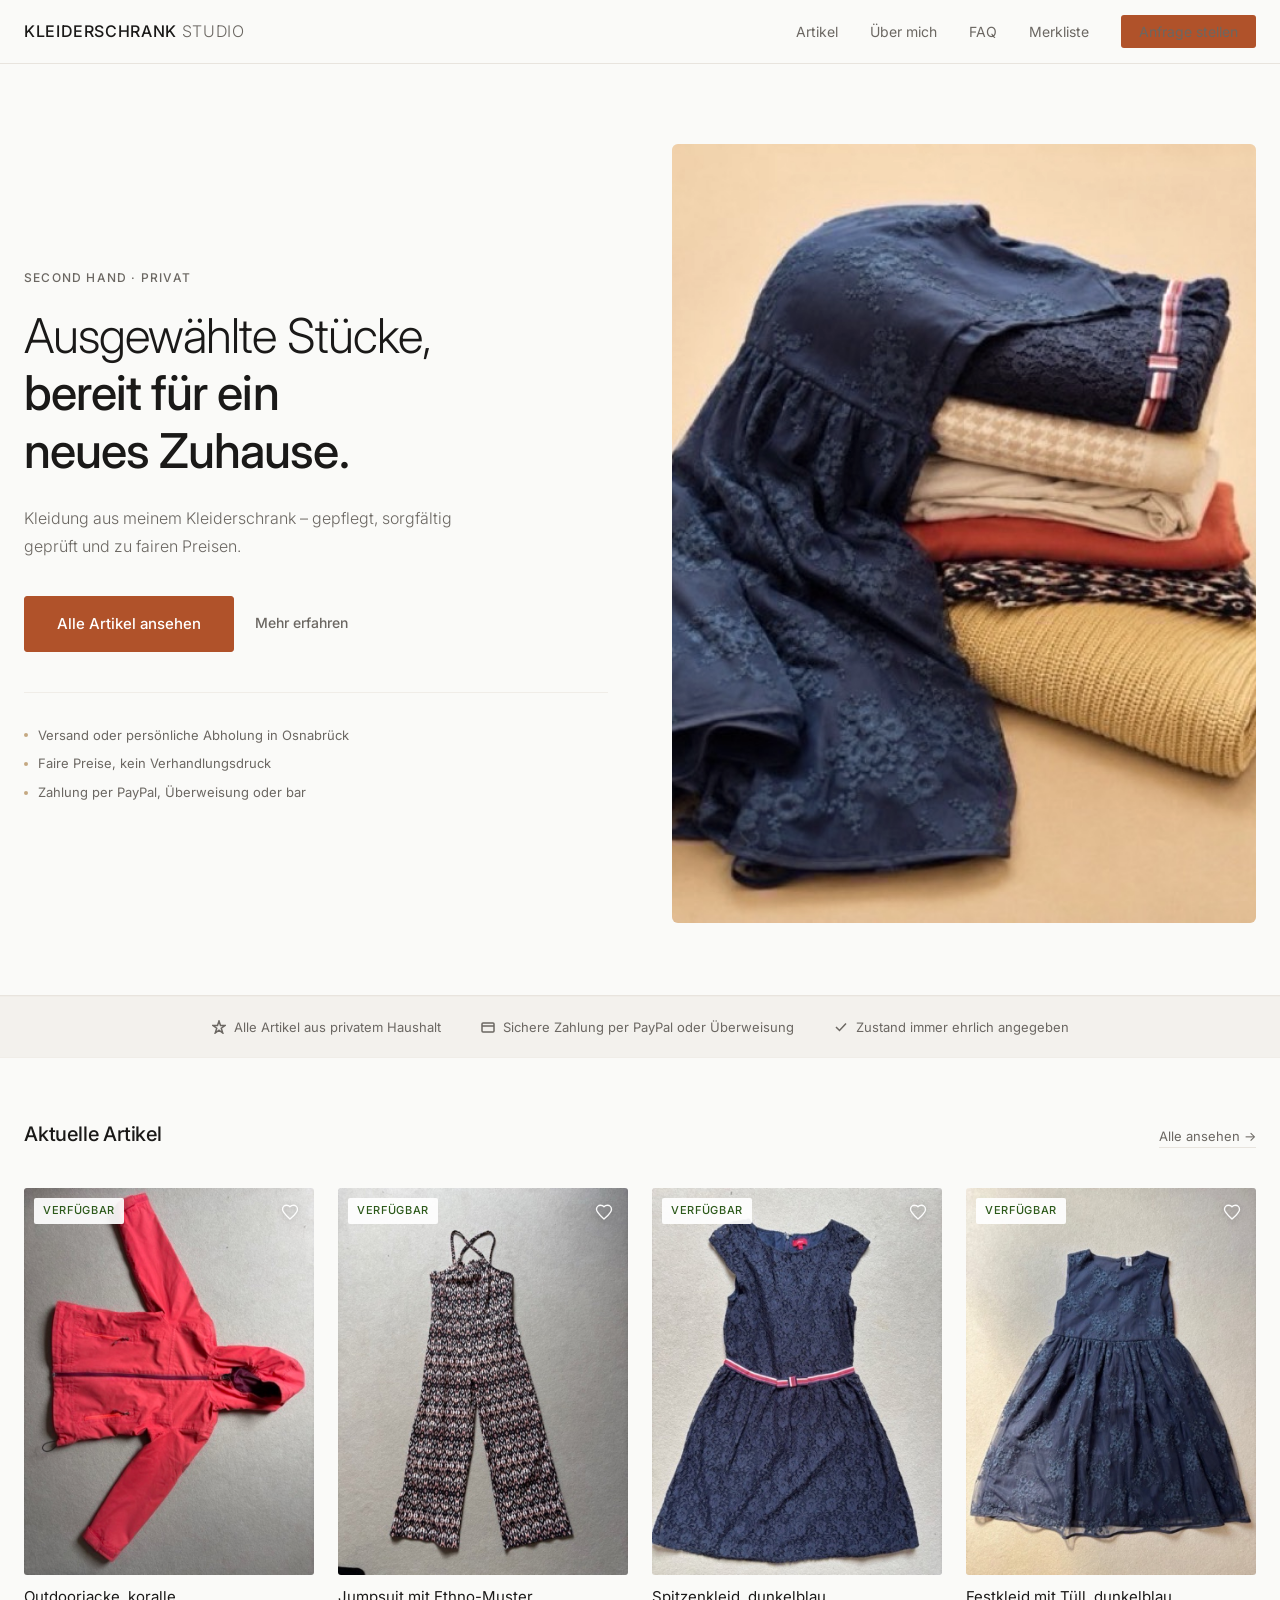
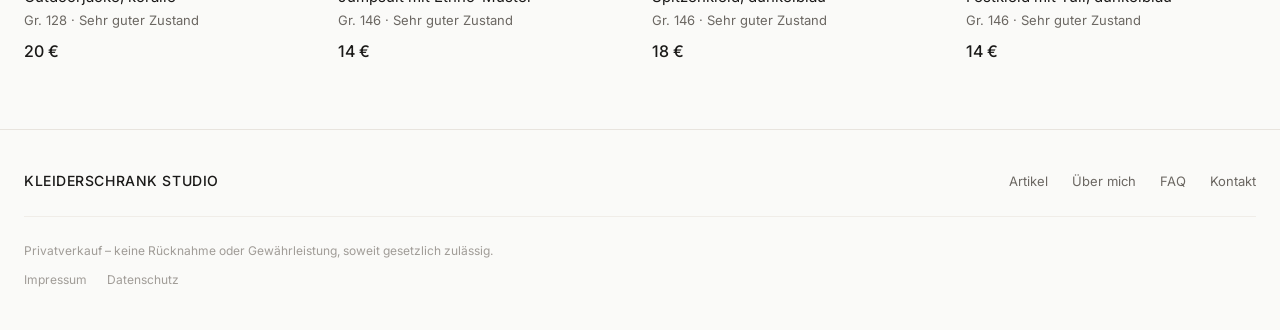
<file: index.html>
<!DOCTYPE html>
<html lang="de">
<head>
  <meta charset="UTF-8">
  <meta name="viewport" content="width=device-width, initial-scale=1.0">
  <meta name="description" content="Ausgewählte Second-Hand-Kleidung, Schuhe und Accessoires – gepflegt, ehrlich beschrieben und zu fairen Preisen.">
  <title>Kleiderschrank – Second Hand</title>
  <link rel="preconnect" href="https://fonts.googleapis.com">
  <link rel="preconnect" href="https://fonts.gstatic.com" crossorigin>
  <link href="https://fonts.googleapis.com/css2?family=Inter:wght@300;400;500;600&display=swap" rel="stylesheet">
  <link rel="stylesheet" href="css/style.css?v=2">
</head>
<body>

  <!-- Navigation -->
  <nav class="nav" role="navigation" aria-label="Hauptnavigation">
    <div class="container nav-inner">
      <a href="index.html" class="nav-logo">Kleiderschrank<span>&nbsp;Studio</span></a>
      <ul class="nav-links" role="list">
        <li><a href="catalog.html">Artikel</a></li>
        <li><a href="about.html">Über mich</a></li>
        <li><a href="faq.html">FAQ</a></li>
        <li><a href="merkliste.html" class="nav-merkliste">Merkliste<span class="merkliste-badge" style="display:none"></span></a></li>

        <li><a href="contact.html" class="nav-cta">Anfrage stellen</a></li>
      </ul>
      <button class="nav-mobile-toggle" aria-label="Menü öffnen" aria-expanded="false">
        <span></span><span></span><span></span>
      </button>
    </div>
  </nav>

  <!-- Mobile Nav Menu -->
  <div class="nav-mobile-menu" role="dialog" aria-label="Mobilmenü">
    <a href="catalog.html">Artikel</a>
    <a href="about.html">Über mich</a>
    <a href="faq.html">FAQ</a>
    <a href="merkliste.html">Merkliste</a>

    <a href="contact.html">Anfrage stellen</a>
  </div>

  <main>
    <!-- Hero -->
    <section class="hero">
      <div class="container hero-inner">
        <div class="hero-text">
          <span class="hero-eyebrow">Second Hand · Privat</span>
          <h1 class="hero-title">
            Ausgewählte Stücke,<br>
            <em>bereit für ein<br>neues Zuhause.</em>
          </h1>
          <p class="hero-description">
            Kleidung aus meinem Kleiderschrank –
            gepflegt, sorgfältig geprüft und zu fairen Preisen.
          </p>
          <div class="hero-actions">
            <a href="catalog.html" class="btn btn-primary btn-lg">Alle Artikel ansehen</a>
            <a href="about.html" class="btn btn-ghost">Mehr erfahren</a>
          </div>
          <div class="hero-trust">
            <div class="trust-item">
              <span class="trust-dot"></span>
              Versand oder persönliche Abholung in Osnabrück
            </div>
            <div class="trust-item">
              <span class="trust-dot"></span>
              Faire Preise, kein Verhandlungsdruck
            </div>
            <div class="trust-item">
              <span class="trust-dot"></span>
              Zahlung per PayPal, Überweisung oder bar
            </div>
          </div>
        </div>
        <div class="hero-image" aria-hidden="true">
          <img
            src="images/hero.jpg"
            alt="Ausgewählte Kleidungsstücke – blaues Kleid und gefalteter Stapel"
            class="hero-photo"
          >
        </div>
      </div>
    </section>

    <!-- Trust Strip -->
    <div class="intro-strip">
      <div class="container">
        <div class="intro-strip-inner">
          <div class="intro-item">
            <svg width="14" height="14" viewBox="0 0 14 14" fill="none" stroke="currentColor" stroke-width="1.5" aria-hidden="true"><path d="M7 1l1.5 4.5H13l-3.75 2.75 1.5 4.75L7 10.25 3.25 13l1.5-4.75L1 5.5h4.5L7 1z"/></svg>
            Alle Artikel aus privatem Haushalt
          </div>
          <div class="intro-item">
            <svg width="14" height="14" viewBox="0 0 14 14" fill="none" stroke="currentColor" stroke-width="1.5" aria-hidden="true"><rect x="1" y="3" width="12" height="9" rx="1"/><path d="M1 6h12"/></svg>
            Sichere Zahlung per PayPal oder Überweisung
          </div>
          <div class="intro-item">
            <svg width="14" height="14" viewBox="0 0 14 14" fill="none" stroke="currentColor" stroke-width="1.5" aria-hidden="true"><path d="M2 7l3.5 3.5 6.5-7"/></svg>
            Zustand immer ehrlich angegeben
          </div>
        </div>
      </div>
    </div>

    <!-- Featured Items -->
    <section class="section">
      <div class="container">
        <div class="section-header">
          <h2 class="section-title">Aktuelle Artikel</h2>
          <a href="catalog.html" class="section-link">Alle ansehen →</a>
        </div>
        <div class="product-grid product-grid-4" id="featured-grid">
          <!-- Rendered by JS -->
        </div>
      </div>
    </section>

  </main>

  <!-- Footer -->
  <footer class="footer">
    <div class="container">
      <div class="footer-inner">
        <span class="footer-brand">Kleiderschrank Studio</span>
        <nav class="footer-links" aria-label="Footernavigation">
          <a href="catalog.html">Artikel</a>
          <a href="about.html">Über mich</a>
          <a href="faq.html">FAQ</a>
          <a href="contact.html">Kontakt</a>
        </nav>
      </div>
      <p class="footer-note">
        Privatverkauf – keine Rücknahme oder Gewährleistung, soweit gesetzlich zulässig.
      </p>
      <p class="footer-legal">
        <a href="impressum.html">Impressum</a>
        <a href="datenschutz.html">Datenschutz</a>
      </p>
    </div>
  </footer>

  <script src="js/products.js"></script>
  <script src="js/app.js"></script>
  <script>
    // Render featured items (first 4 available)
    document.addEventListener('DOMContentLoaded', () => {
      const grid = document.getElementById('featured-grid');
      if (!grid || typeof products === 'undefined') return;
      const featured = products
        .filter(p => p.verfügbarkeit !== 'verkauft')
        .slice(0, 4);
      grid.innerHTML = featured.map(p => renderCard(p)).join('');

      // Handle category links from homepage
      document.querySelectorAll('[href^="catalog.html?kategorie="]').forEach(link => {
        link.addEventListener('click', e => {
          // Let the URL carry the filter param, catalog.html reads it on load
        });
      });
    });
  </script>
</body>
</html>
</file>
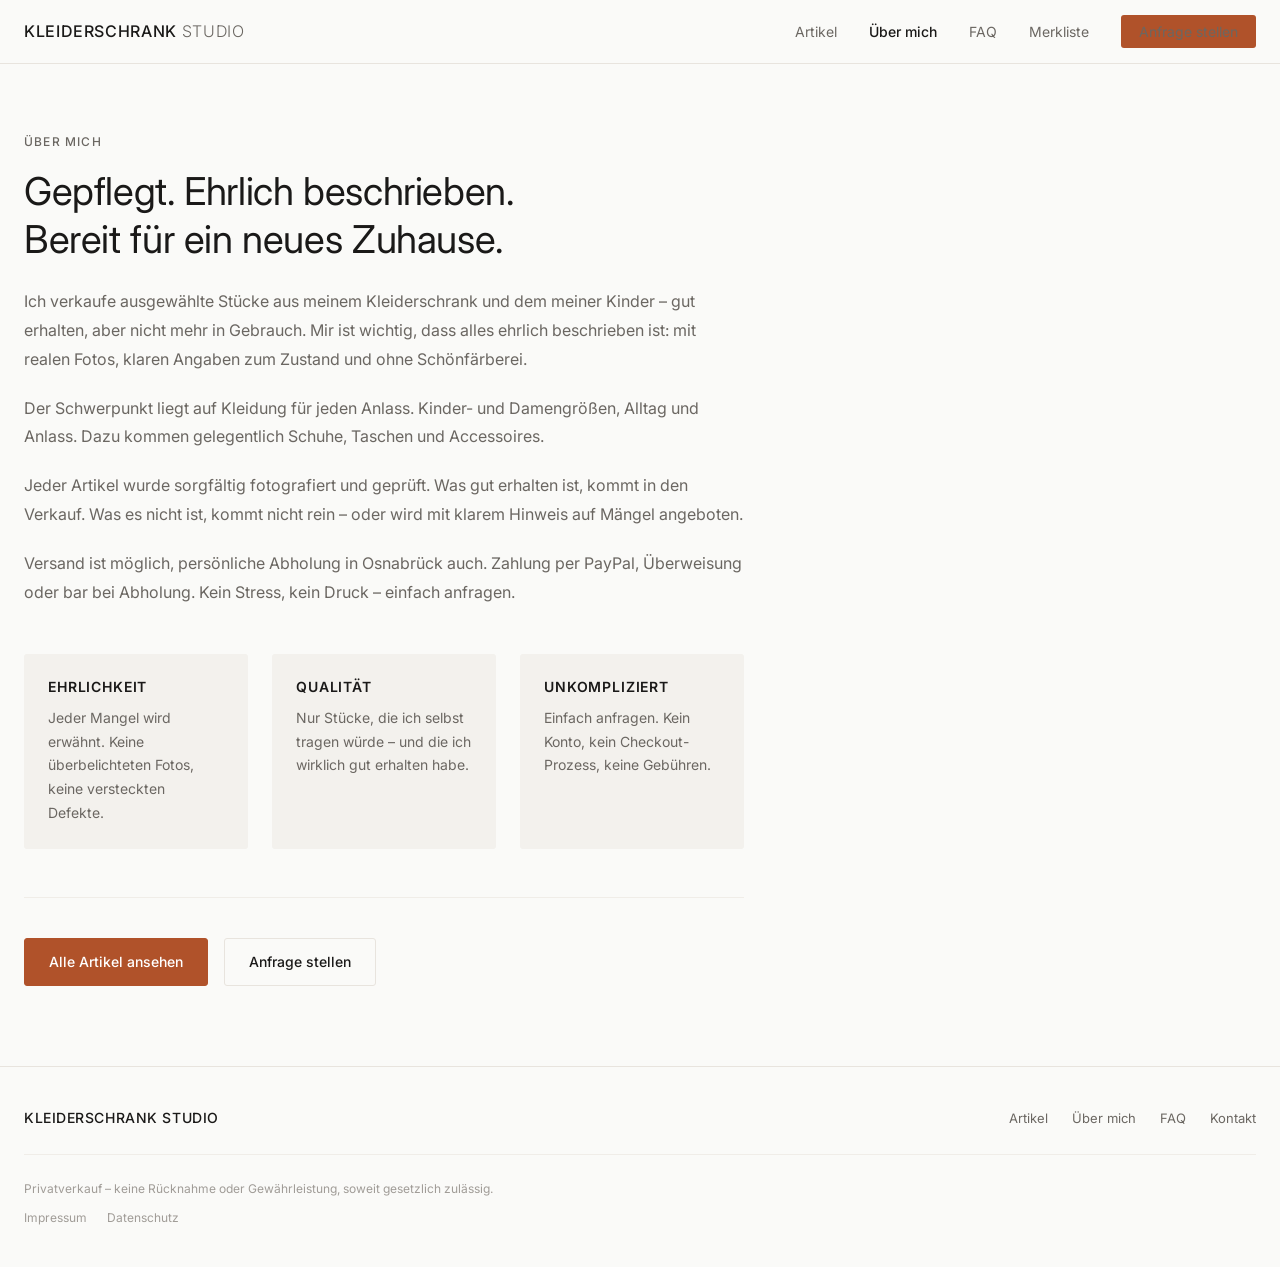
<file: about.html>
<!DOCTYPE html>
<html lang="de">
<head>
  <meta charset="UTF-8">
  <meta name="viewport" content="width=device-width, initial-scale=1.0">
  <meta name="description" content="Über mich – ausgewählte Second-Hand-Stücke aus privatem Haushalt.">
  <title>Über mich – Kleiderschrank Studio</title>
  <link rel="preconnect" href="https://fonts.googleapis.com">
  <link rel="preconnect" href="https://fonts.gstatic.com" crossorigin>
  <link href="https://fonts.googleapis.com/css2?family=Inter:wght@300;400;500;600&display=swap" rel="stylesheet">
  <link rel="stylesheet" href="css/style.css?v=2">
</head>
<body>

  <nav class="nav" role="navigation" aria-label="Hauptnavigation">
    <div class="container nav-inner">
      <a href="index.html" class="nav-logo">Kleiderschrank<span>&nbsp;Studio</span></a>
      <ul class="nav-links" role="list">
        <li><a href="catalog.html">Artikel</a></li>
        <li><a href="about.html" class="active">Über mich</a></li>
        <li><a href="faq.html">FAQ</a></li>
        <li><a href="merkliste.html" class="nav-merkliste">Merkliste<span class="merkliste-badge" style="display:none"></span></a></li>

        <li><a href="contact.html" class="nav-cta">Anfrage stellen</a></li>
      </ul>
      <button class="nav-mobile-toggle" aria-label="Menü öffnen" aria-expanded="false">
        <span></span><span></span><span></span>
      </button>
    </div>
  </nav>
  <div class="nav-mobile-menu" role="dialog" aria-label="Mobilmenü">
    <a href="catalog.html">Artikel</a>
    <a href="about.html">Über mich</a>
    <a href="faq.html">FAQ</a>
    <a href="merkliste.html">Merkliste</a>

    <a href="contact.html">Anfrage stellen</a>
  </div>

  <main>
    <div class="container">
      <div class="about-page">

        <span class="hero-eyebrow" style="display:inline-block;margin-bottom:16px;">Über mich</span>
        <h1>Gepflegt. Ehrlich beschrieben.<br>Bereit für ein neues Zuhause.</h1>

        <p>
          Ich verkaufe ausgewählte Stücke aus meinem Kleiderschrank und dem meiner Kinder –
          gut erhalten, aber nicht mehr in Gebrauch. Mir ist wichtig, dass alles ehrlich
          beschrieben ist: mit realen Fotos, klaren Angaben zum Zustand
          und ohne Schönfärberei.
        </p>

        <p>
          Der Schwerpunkt liegt auf Kleidung für jeden Anlass.
          Kinder- und Damengrößen, Alltag und Anlass.
          Dazu kommen gelegentlich Schuhe, Taschen und Accessoires.
        </p>

        <p>
          Jeder Artikel wurde sorgfältig fotografiert und geprüft. Was gut erhalten ist,
          kommt in den Verkauf. Was es nicht ist, kommt nicht rein –
          oder wird mit klarem Hinweis auf Mängel angeboten.
        </p>

        <p>
          Versand ist möglich, persönliche Abholung in Osnabrück auch.
          Zahlung per PayPal, Überweisung oder bar bei Abholung.
          Kein Stress, kein Druck – einfach anfragen.
        </p>

        <div class="about-values">
          <div class="about-value">
            <h3>Ehrlichkeit</h3>
            <p>Jeder Mangel wird erwähnt. Keine überbelichteten Fotos, keine versteckten Defekte.</p>
          </div>
          <div class="about-value">
            <h3>Qualität</h3>
            <p>Nur Stücke, die ich selbst tragen würde – und die ich wirklich gut erhalten habe.</p>
          </div>
          <div class="about-value">
            <h3>Unkompliziert</h3>
            <p>Einfach anfragen. Kein Konto, kein Checkout-Prozess, keine Gebühren.</p>
          </div>
        </div>

        <div style="margin-top:48px;padding-top:40px;border-top:1px solid var(--color-border-light);">
          <a href="catalog.html" class="btn btn-primary">Alle Artikel ansehen</a>
          <a href="contact.html" class="btn btn-secondary" style="margin-left:12px;">Anfrage stellen</a>
        </div>

      </div>
    </div>
  </main>

  <footer class="footer">
    <div class="container">
      <div class="footer-inner">
        <span class="footer-brand">Kleiderschrank Studio</span>
        <nav class="footer-links" aria-label="Footernavigation">
          <a href="catalog.html">Artikel</a>
          <a href="about.html">Über mich</a>
          <a href="faq.html">FAQ</a>
          <a href="contact.html">Kontakt</a>
        </nav>
      </div>
      <p class="footer-note">
        Privatverkauf – keine Rücknahme oder Gewährleistung, soweit gesetzlich zulässig.
      </p>
      <p class="footer-legal">
        <a href="impressum.html">Impressum</a>
        <a href="datenschutz.html">Datenschutz</a>
      </p>
    </div>
  </footer>

  <script src="js/products.js"></script>
  <script src="js/app.js"></script>
</body>
</html>
</file>
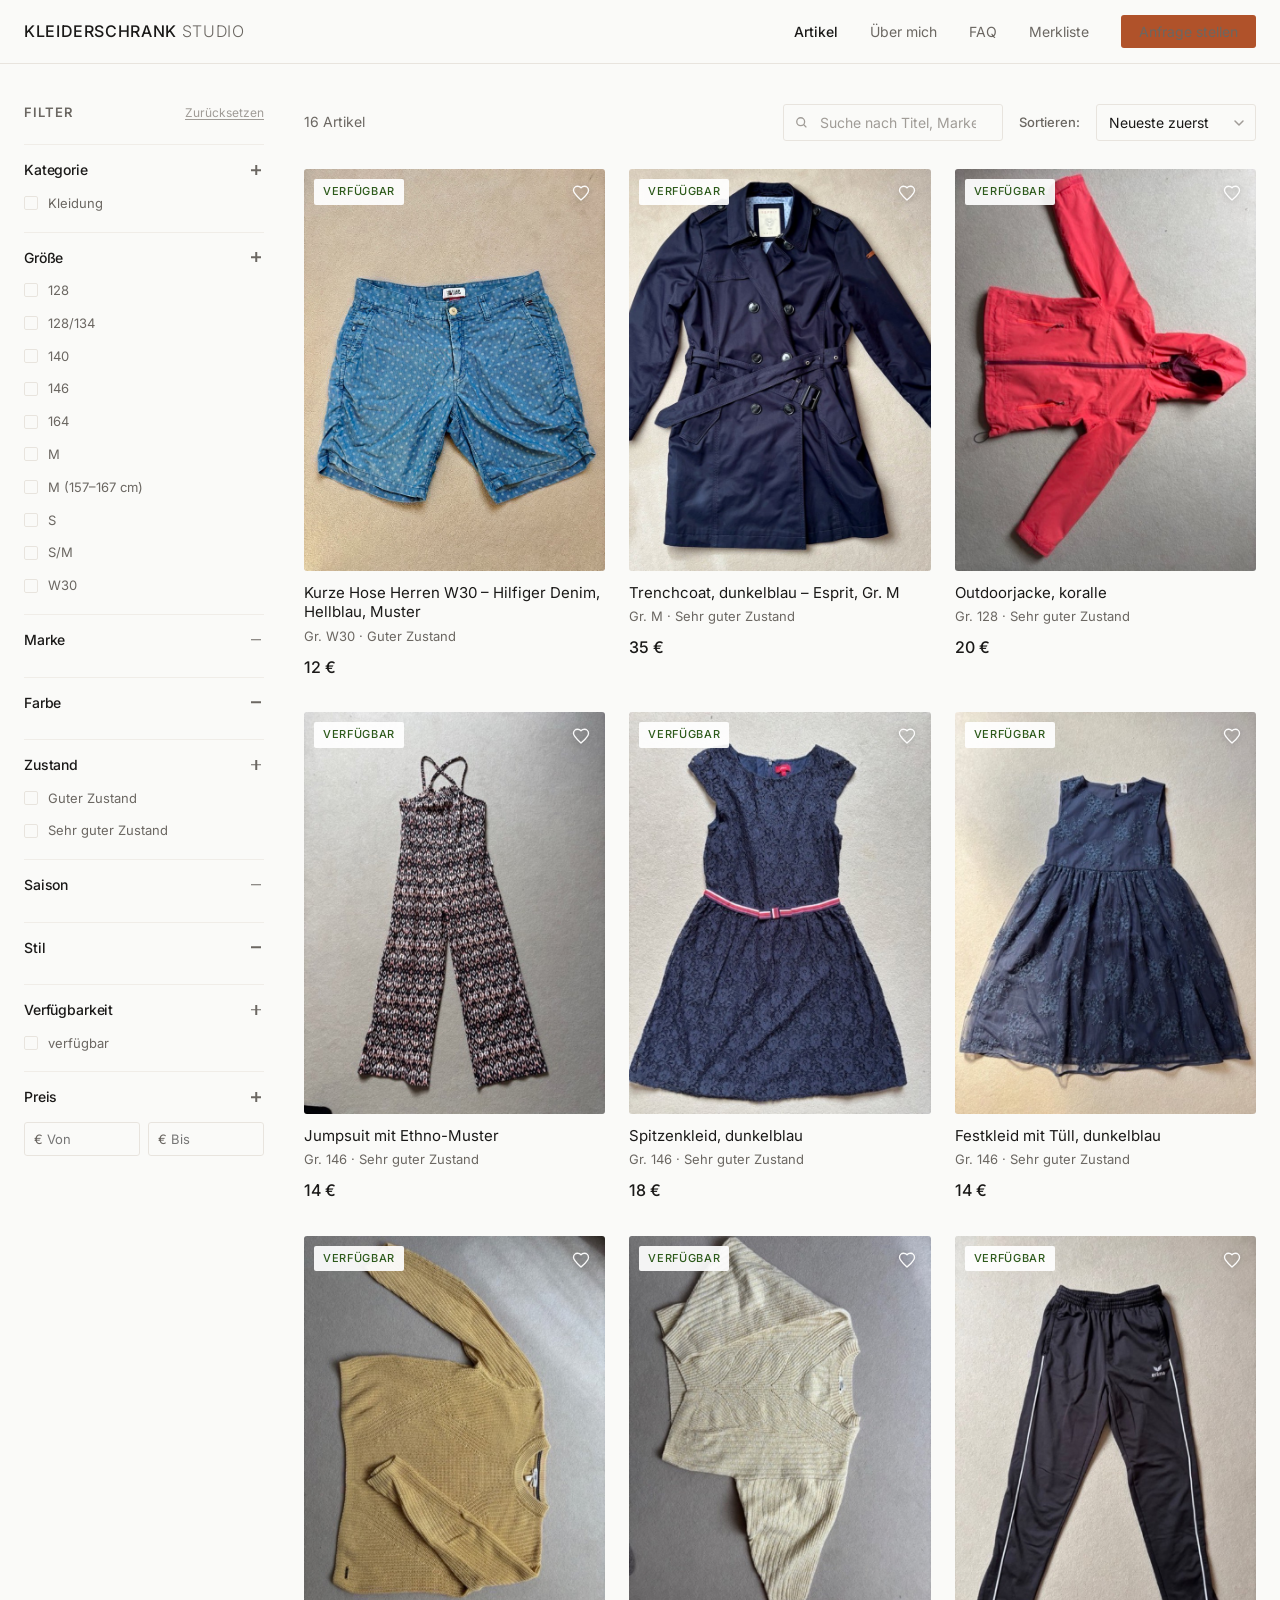
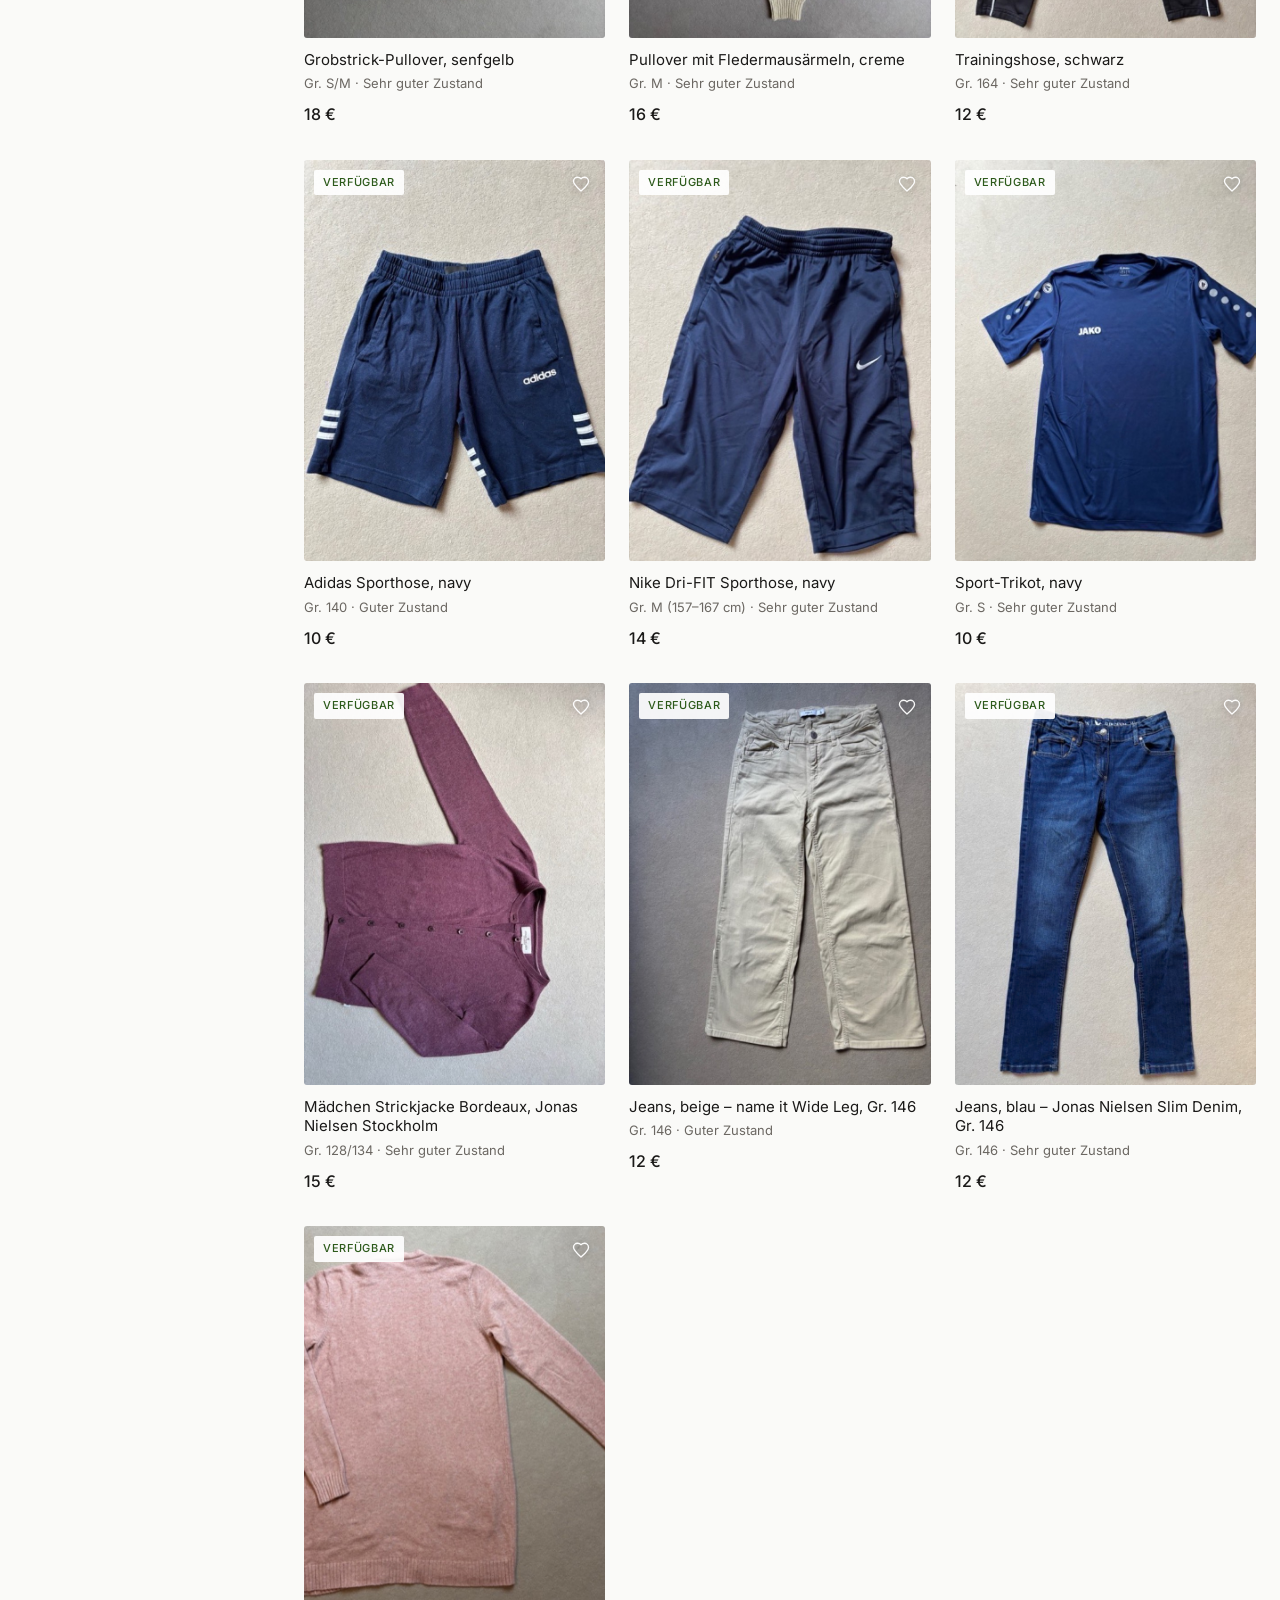
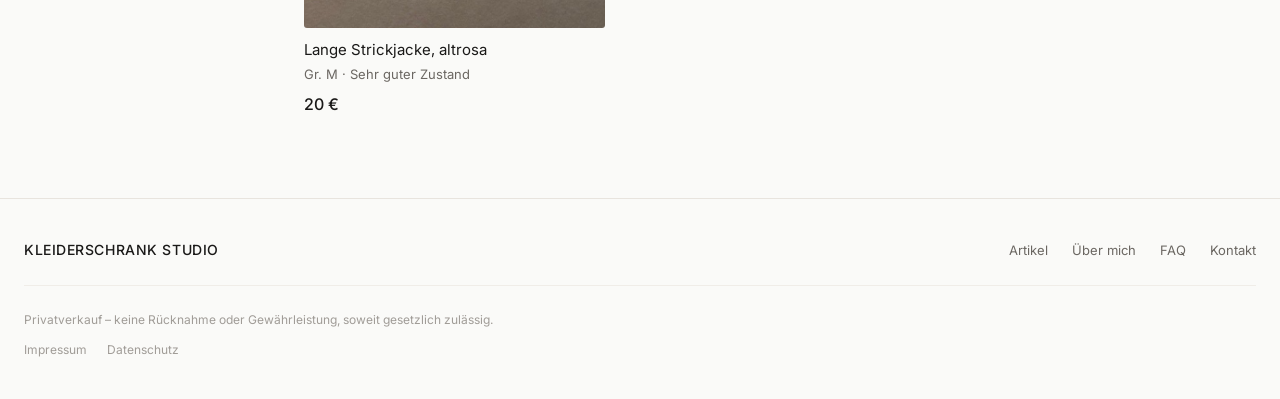
<file: catalog.html>
<!DOCTYPE html>
<html lang="de">
<head>
  <meta charset="UTF-8">
  <meta name="viewport" content="width=device-width, initial-scale=1.0">
  <meta name="description" content="Alle verfügbaren Second-Hand-Artikel – Kleidung, Schuhe und Accessoires aus privatem Haushalt.">
  <title>Alle Artikel – Kleiderschrank Studio</title>
  <link rel="preconnect" href="https://fonts.googleapis.com">
  <link rel="preconnect" href="https://fonts.gstatic.com" crossorigin>
  <link href="https://fonts.googleapis.com/css2?family=Inter:wght@300;400;500;600&display=swap" rel="stylesheet">
  <link rel="stylesheet" href="css/style.css?v=2">
</head>
<body>

  <!-- Navigation -->
  <nav class="nav" role="navigation" aria-label="Hauptnavigation">
    <div class="container nav-inner">
      <a href="index.html" class="nav-logo">Kleiderschrank<span>&nbsp;Studio</span></a>
      <ul class="nav-links" role="list">
        <li><a href="catalog.html" class="active">Artikel</a></li>
        <li><a href="about.html">Über mich</a></li>
        <li><a href="faq.html">FAQ</a></li>
        <li><a href="merkliste.html" class="nav-merkliste">Merkliste<span class="merkliste-badge" style="display:none"></span></a></li>

        <li><a href="contact.html" class="nav-cta">Anfrage stellen</a></li>
      </ul>
      <button class="nav-mobile-toggle" aria-label="Menü öffnen" aria-expanded="false">
        <span></span><span></span><span></span>
      </button>
    </div>
  </nav>
  <div class="nav-mobile-menu" role="dialog" aria-label="Mobilmenü">
    <a href="catalog.html">Artikel</a>
    <a href="about.html">Über mich</a>
    <a href="faq.html">FAQ</a>
    <a href="merkliste.html">Merkliste</a>

    <a href="contact.html">Anfrage stellen</a>
  </div>

  <!-- Mobile Filter Bar -->
  <div class="filter-mobile-bar">
    <div class="container">
      <div class="filter-mobile-inner">
        <button class="filter-mobile-btn" data-open-filter aria-label="Filter öffnen">
          <svg viewBox="0 0 16 16" fill="none" stroke="currentColor" stroke-width="1.5" aria-hidden="true"><path d="M2 4h12M4 8h8M6 12h4"/></svg>
          Filter
        </button>
        <button class="filter-mobile-btn" id="mobile-sort-toggle">Sortieren</button>
        <div id="mobile-active-chips"></div>
      </div>
    </div>
  </div>

  <!-- Mobile Filter Drawer -->
  <div class="filter-drawer" role="dialog" aria-modal="true" aria-label="Filteroptionen">
    <div class="filter-drawer-overlay"></div>
    <div class="filter-drawer-panel">
      <div class="filter-drawer-handle"></div>
      <div class="filter-drawer-header">
        <h2 class="filter-drawer-title">Filter</h2>
        <button class="filter-drawer-close" aria-label="Filter schließen">✕</button>
      </div>

      <!-- Filter Groups (mobile) -->
      <div class="filter-group">
        <div class="filter-group-header"><h3>Kategorie</h3><span class="filter-toggle-icon"></span></div>
        <div class="filter-group-content" data-filter-field="kategorie"></div>
      </div>

      <div class="filter-group collapsed">
        <div class="filter-group-header"><h3>Größe</h3><span class="filter-toggle-icon"></span></div>
        <div class="filter-group-content" data-filter-field="größe"></div>
      </div>
      <div class="filter-group collapsed">
        <div class="filter-group-header"><h3>Marke</h3><span class="filter-toggle-icon"></span></div>
        <div class="filter-group-content" data-filter-field="marke"></div>
      </div>
      <div class="filter-group collapsed">
        <div class="filter-group-header"><h3>Farbe</h3><span class="filter-toggle-icon"></span></div>
        <div class="filter-group-content" data-filter-field="farbe"></div>
      </div>
      <div class="filter-group collapsed">
        <div class="filter-group-header"><h3>Zustand</h3><span class="filter-toggle-icon"></span></div>
        <div class="filter-group-content" data-filter-field="zustand"></div>
      </div>
      <div class="filter-group collapsed">
        <div class="filter-group-header"><h3>Saison</h3><span class="filter-toggle-icon"></span></div>
        <div class="filter-group-content" data-filter-field="saison"></div>
      </div>
      <div class="filter-group collapsed">
        <div class="filter-group-header"><h3>Stil</h3><span class="filter-toggle-icon"></span></div>
        <div class="filter-group-content" data-filter-field="stil"></div>
      </div>
      <div class="filter-group collapsed">
        <div class="filter-group-header"><h3>Verfügbarkeit</h3><span class="filter-toggle-icon"></span></div>
        <div class="filter-group-content" data-filter-field="verfügbarkeit"></div>
      </div>
      <div class="filter-group collapsed">
        <div class="filter-group-header"><h3>Preis</h3><span class="filter-toggle-icon"></span></div>
        <div class="filter-group-content">
          <div class="price-range-inputs">
            <div class="price-input-wrap">
              <span>€</span>
              <input type="number" id="price-min-mobile" placeholder="Von" class="price-input-min" min="0">
            </div>
            <div class="price-input-wrap">
              <span>€</span>
              <input type="number" id="price-max-mobile" placeholder="Bis" class="price-input-max" min="0">
            </div>
          </div>
        </div>
      </div>

      <div style="margin-top:24px;display:flex;gap:10px;">
        <button class="btn btn-primary btn-full filter-drawer-close">Anzeigen</button>
      </div>
      <div style="margin-top:10px;text-align:center;">
        <button class="filter-reset text-sm" data-reset-filters>Alle Filter zurücksetzen</button>
      </div>
    </div>
  </div>

  <main>
    <div class="container">
      <div class="catalog-layout">

        <!-- Sidebar (Desktop) -->
        <aside class="filter-sidebar" aria-label="Filteroptionen">
          <div class="filter-header">
            <h2>Filter</h2>
            <button class="filter-reset" data-reset-filters>Zurücksetzen</button>
          </div>

          <div class="filter-group">
            <div class="filter-group-header" role="button" tabindex="0" aria-expanded="true">
              <h3>Kategorie</h3><span class="filter-toggle-icon"></span>
            </div>
            <div class="filter-group-content" data-filter-field="kategorie"></div>
          </div>

          <div class="filter-group">
            <div class="filter-group-header" role="button" tabindex="0" aria-expanded="true">
              <h3>Größe</h3><span class="filter-toggle-icon"></span>
            </div>
            <div class="filter-group-content" data-filter-field="größe"></div>
          </div>

          <div class="filter-group collapsed">
            <div class="filter-group-header" role="button" tabindex="0">
              <h3>Marke</h3><span class="filter-toggle-icon"></span>
            </div>
            <div class="filter-group-content" data-filter-field="marke"></div>
          </div>

          <div class="filter-group collapsed">
            <div class="filter-group-header" role="button" tabindex="0">
              <h3>Farbe</h3><span class="filter-toggle-icon"></span>
            </div>
            <div class="filter-group-content" data-filter-field="farbe"></div>
          </div>

          <div class="filter-group">
            <div class="filter-group-header" role="button" tabindex="0" aria-expanded="true">
              <h3>Zustand</h3><span class="filter-toggle-icon"></span>
            </div>
            <div class="filter-group-content" data-filter-field="zustand"></div>
          </div>

          <div class="filter-group collapsed">
            <div class="filter-group-header" role="button" tabindex="0">
              <h3>Saison</h3><span class="filter-toggle-icon"></span>
            </div>
            <div class="filter-group-content" data-filter-field="saison"></div>
          </div>

          <div class="filter-group collapsed">
            <div class="filter-group-header" role="button" tabindex="0">
              <h3>Stil</h3><span class="filter-toggle-icon"></span>
            </div>
            <div class="filter-group-content" data-filter-field="stil"></div>
          </div>

          <div class="filter-group">
            <div class="filter-group-header" role="button" tabindex="0" aria-expanded="true">
              <h3>Verfügbarkeit</h3><span class="filter-toggle-icon"></span>
            </div>
            <div class="filter-group-content" data-filter-field="verfügbarkeit"></div>
          </div>

          <div class="filter-group">
            <div class="filter-group-header" role="button" tabindex="0" aria-expanded="true">
              <h3>Preis</h3><span class="filter-toggle-icon"></span>
            </div>
            <div class="filter-group-content">
              <div class="price-range-inputs">
                <div class="price-input-wrap">
                  <span>€</span>
                  <input type="number" id="price-min" placeholder="Von" min="0">
                </div>
                <div class="price-input-wrap">
                  <span>€</span>
                  <input type="number" id="price-max" placeholder="Bis" min="0">
                </div>
              </div>
            </div>
          </div>
        </aside>

        <!-- Main Catalog -->
        <div class="catalog-main">
          <div class="catalog-toolbar">
            <div class="catalog-results">
              <span id="results-count">– Artikel</span>
            </div>
            <div class="catalog-toolbar-right">
              <div class="search-wrap">
                <svg viewBox="0 0 16 16" fill="none" stroke="currentColor" stroke-width="1.5" aria-hidden="true"><circle cx="6.5" cy="6.5" r="4.5"/><path d="M10 10l3 3"/></svg>
                <input
                  type="search"
                  id="search-input"
                  class="search-input"
                  placeholder="Suche nach Titel, Marke, Farbe …"
                  aria-label="Artikel suchen"
                >
              </div>
              <label for="sort-select" style="font-size:0.8125rem;font-weight:500;color:var(--color-text-muted);white-space:nowrap;">Sortieren:</label><select id="sort-select" class="sort-select" aria-label="Sortierung">
                <option value="newest">Neueste zuerst</option>
                <option value="price-asc">Preis aufsteigend</option>
                <option value="price-desc">Preis absteigend</option>
                <option value="oldest">Älteste zuerst</option>
              </select>
            </div>
          </div>

          <div class="product-grid" id="product-grid" aria-live="polite" aria-label="Produktliste">
            <!-- Rendered by JS -->
          </div>
        </div>

      </div>
    </div>
  </main>

  <!-- Footer -->
  <footer class="footer">
    <div class="container">
      <div class="footer-inner">
        <span class="footer-brand">Kleiderschrank Studio</span>
        <nav class="footer-links" aria-label="Footernavigation">
          <a href="catalog.html">Artikel</a>
          <a href="about.html">Über mich</a>
          <a href="faq.html">FAQ</a>
          <a href="contact.html">Kontakt</a>
        </nav>
      </div>
      <p class="footer-note">
        Privatverkauf – keine Rücknahme oder Gewährleistung, soweit gesetzlich zulässig.
      </p>
      <p class="footer-legal">
        <a href="impressum.html">Impressum</a>
        <a href="datenschutz.html">Datenschutz</a>
      </p>
    </div>
  </footer>

  <script src="js/products.js"></script>
  <script src="js/app.js"></script>
  <script>
    // Apply URL param pre-filters (e.g. from category links on homepage)
    document.addEventListener('DOMContentLoaded', () => {
      const params   = new URLSearchParams(window.location.search);
      const kategorie = params.get('kategorie');
      if (kategorie) {
        // Pre-check the matching checkbox once the filter options are built
        const observer = new MutationObserver(() => {
          const cb = document.querySelector(
            `.filter-checkbox[data-field="kategorie"][data-value="${kategorie}"]`
          );
          if (cb) {
            cb.checked = true;
            cb.dispatchEvent(new Event('change'));
            observer.disconnect();
          }
        });
        observer.observe(document.getElementById('product-grid'), { childList: true, subtree: true });
      }
    });
  </script>
</body>
</html>
</file>
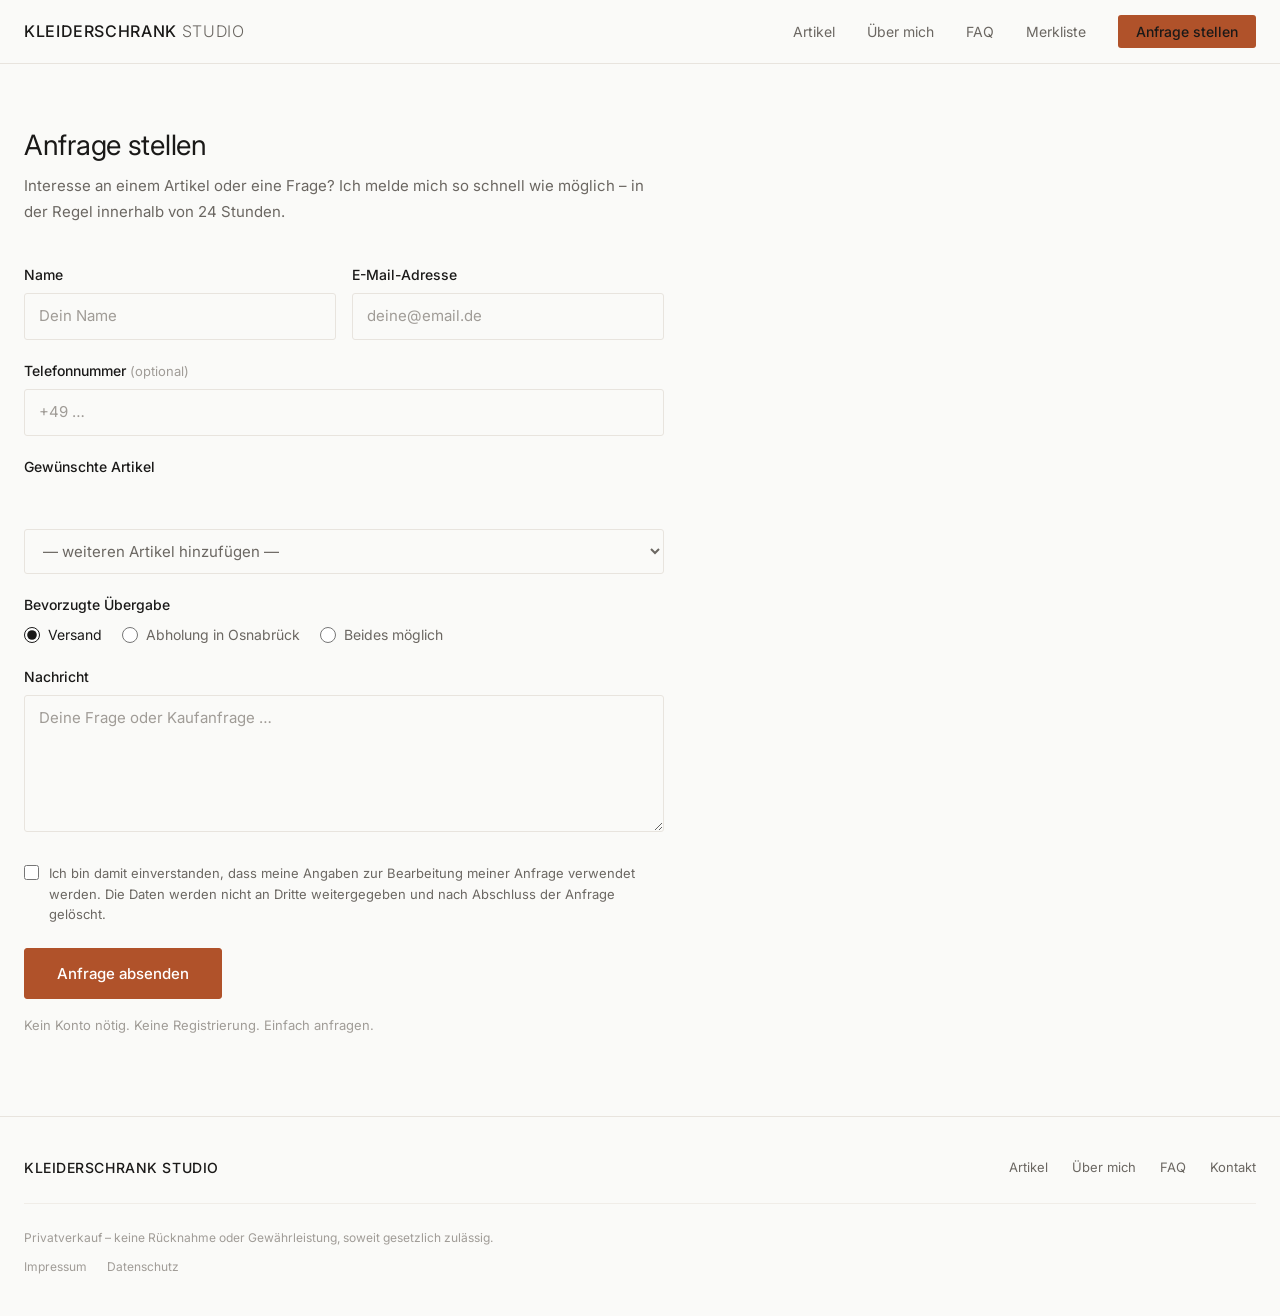
<file: contact.html>
<!DOCTYPE html>
<html lang="de">
<head>
  <meta charset="UTF-8">
  <meta name="viewport" content="width=device-width, initial-scale=1.0">
  <meta name="description" content="Kaufanfrage oder Frage zu einem Artikel stellen – Kleiderschrank Studio.">
  <title>Anfrage stellen – Kleiderschrank Studio</title>
  <link rel="preconnect" href="https://fonts.googleapis.com">
  <link rel="preconnect" href="https://fonts.gstatic.com" crossorigin>
  <link href="https://fonts.googleapis.com/css2?family=Inter:wght@300;400;500;600&display=swap" rel="stylesheet">
  <link rel="stylesheet" href="css/style.css?v=2">
</head>
<body>

  <nav class="nav" role="navigation" aria-label="Hauptnavigation">
    <div class="container nav-inner">
      <a href="index.html" class="nav-logo">Kleiderschrank<span>&nbsp;Studio</span></a>
      <ul class="nav-links" role="list">
        <li><a href="catalog.html">Artikel</a></li>
        <li><a href="about.html">Über mich</a></li>
        <li><a href="faq.html">FAQ</a></li>
        <li><a href="merkliste.html" class="nav-merkliste">Merkliste<span class="merkliste-badge" style="display:none"></span></a></li>

        <li><a href="contact.html" class="nav-cta active">Anfrage stellen</a></li>
      </ul>
      <button class="nav-mobile-toggle" aria-label="Menü öffnen" aria-expanded="false">
        <span></span><span></span><span></span>
      </button>
    </div>
  </nav>
  <div class="nav-mobile-menu" role="dialog" aria-label="Mobilmenü">
    <a href="catalog.html">Artikel</a>
    <a href="about.html">Über mich</a>
    <a href="faq.html">FAQ</a>
    <a href="merkliste.html">Merkliste</a>

    <a href="contact.html">Anfrage stellen</a>
  </div>

  <main>
    <div class="container">
      <div class="form-page">

        <div class="form-page-header">
          <h1 class="form-page-title">Anfrage stellen</h1>
          <p class="form-page-subtitle">
            Interesse an einem Artikel oder eine Frage? Ich melde mich so schnell wie möglich –
            in der Regel innerhalb von 24 Stunden.
          </p>
        </div>

        <!-- Success Message -->
        <div class="form-success" id="form-success" role="alert" aria-live="polite">
          <div class="form-success-title">Vielen Dank für deine Nachricht.</div>
          <p class="form-success-text">
            Ich habe deine Anfrage erhalten und melde mich in Kürze.
            Bis dahin kannst du gerne weitere Artikel im Katalog stöbern.
          </p>
          <a href="catalog.html" class="btn btn-secondary" style="margin-top:20px;display:inline-flex;">
            Zurück zum Katalog
          </a>
        </div>

        <!-- Contact Form -->
        <form id="contact-form" action="https://formspree.io/f/mgobzrzr" method="POST" novalidate>

          <div style="display:grid;grid-template-columns:1fr 1fr;gap:16px;">
            <div class="form-group">
              <label class="form-label" for="name">Name</label>
              <input
                type="text"
                id="name"
                name="name"
                class="form-control"
                placeholder="Dein Name"
                required
                autocomplete="name"
              >
            </div>
            <div class="form-group">
              <label class="form-label" for="email">E-Mail-Adresse</label>
              <input
                type="email"
                id="email"
                name="email"
                class="form-control"
                placeholder="deine@email.de"
                required
                autocomplete="email"
              >
            </div>
          </div>

          <div class="form-group">
            <label class="form-label" for="telefon">
              Telefonnummer <span>(optional)</span>
            </label>
            <input
              type="tel"
              id="telefon"
              name="telefon"
              class="form-control"
              placeholder="+49 …"
              autocomplete="tel"
            >
          </div>

          <div class="form-group">
            <label class="form-label">Gewünschte Artikel</label>

            <!-- Ausgewählte Artikel als Chips -->
            <div id="artikel-chips" style="display:flex;flex-wrap:wrap;gap:6px;min-height:36px;margin-bottom:8px;"></div>

            <!-- Dropdown: weiteren Artikel hinzufügen -->
            <select id="artikel-dropdown" class="form-control" style="color:var(--color-text-muted);">
              <option value="">— weiteren Artikel hinzufügen —</option>
            </select>

            <!-- Verstecktes Feld für Formularübermittlung -->
            <input type="hidden" id="artikel" name="artikel">
          </div>

          <div class="form-group">
            <label class="form-label">Bevorzugte Übergabe</label>
            <div class="form-radio-group" role="radiogroup" aria-label="Übergabeart">
              <label class="form-radio">
                <input type="radio" name="übergabe" value="versand" checked>
                Versand
              </label>
              <label class="form-radio">
                <input type="radio" name="übergabe" value="abholung">
                Abholung in Osnabrück
              </label>
              <label class="form-radio">
                <input type="radio" name="übergabe" value="beides">
                Beides möglich
              </label>
            </div>
          </div>

          <div class="form-group">
            <label class="form-label" for="nachricht">Nachricht</label>
            <textarea
              id="nachricht"
              name="nachricht"
              class="form-control"
              rows="5"
              placeholder="Deine Frage oder Kaufanfrage …"
              required
            ></textarea>
          </div>

          <label class="form-privacy">
            <input type="checkbox" required name="datenschutz" id="datenschutz">
            <span>
              Ich bin damit einverstanden, dass meine Angaben zur Bearbeitung meiner
              Anfrage verwendet werden. Die Daten werden nicht an Dritte weitergegeben
              und nach Abschluss der Anfrage gelöscht.
            </span>
          </label>

          <button type="submit" class="btn btn-primary btn-lg">
            Anfrage absenden
          </button>

          <p style="margin-top:16px;font-size:0.8125rem;color:var(--color-text-light);">
            Kein Konto nötig. Keine Registrierung. Einfach anfragen.
          </p>

        </form>
      </div>
    </div>
  </main>

  <footer class="footer">
    <div class="container">
      <div class="footer-inner">
        <span class="footer-brand">Kleiderschrank Studio</span>
        <nav class="footer-links" aria-label="Footernavigation">
          <a href="catalog.html">Artikel</a>
          <a href="about.html">Über mich</a>
          <a href="faq.html">FAQ</a>
          <a href="contact.html">Kontakt</a>
        </nav>
      </div>
      <p class="footer-note">
        Privatverkauf – keine Rücknahme oder Gewährleistung, soweit gesetzlich zulässig.
      </p>
      <p class="footer-legal">
        <a href="impressum.html">Impressum</a>
        <a href="datenschutz.html">Datenschutz</a>
      </p>
    </div>
  </footer>

  <script src="js/products.js"></script>
  <script src="js/app.js"></script>
  <script>
    // Responsive two-column form collapses on mobile
    const twoCol = document.querySelector('[style*="grid-template-columns:1fr 1fr"]');
    function checkFormLayout() {
      if (twoCol) {
        twoCol.style.gridTemplateColumns = window.innerWidth < 540 ? '1fr' : '1fr 1fr';
      }
    }
    checkFormLayout();
    window.addEventListener('resize', checkFormLayout);
  </script>
</body>
</html>
</file>
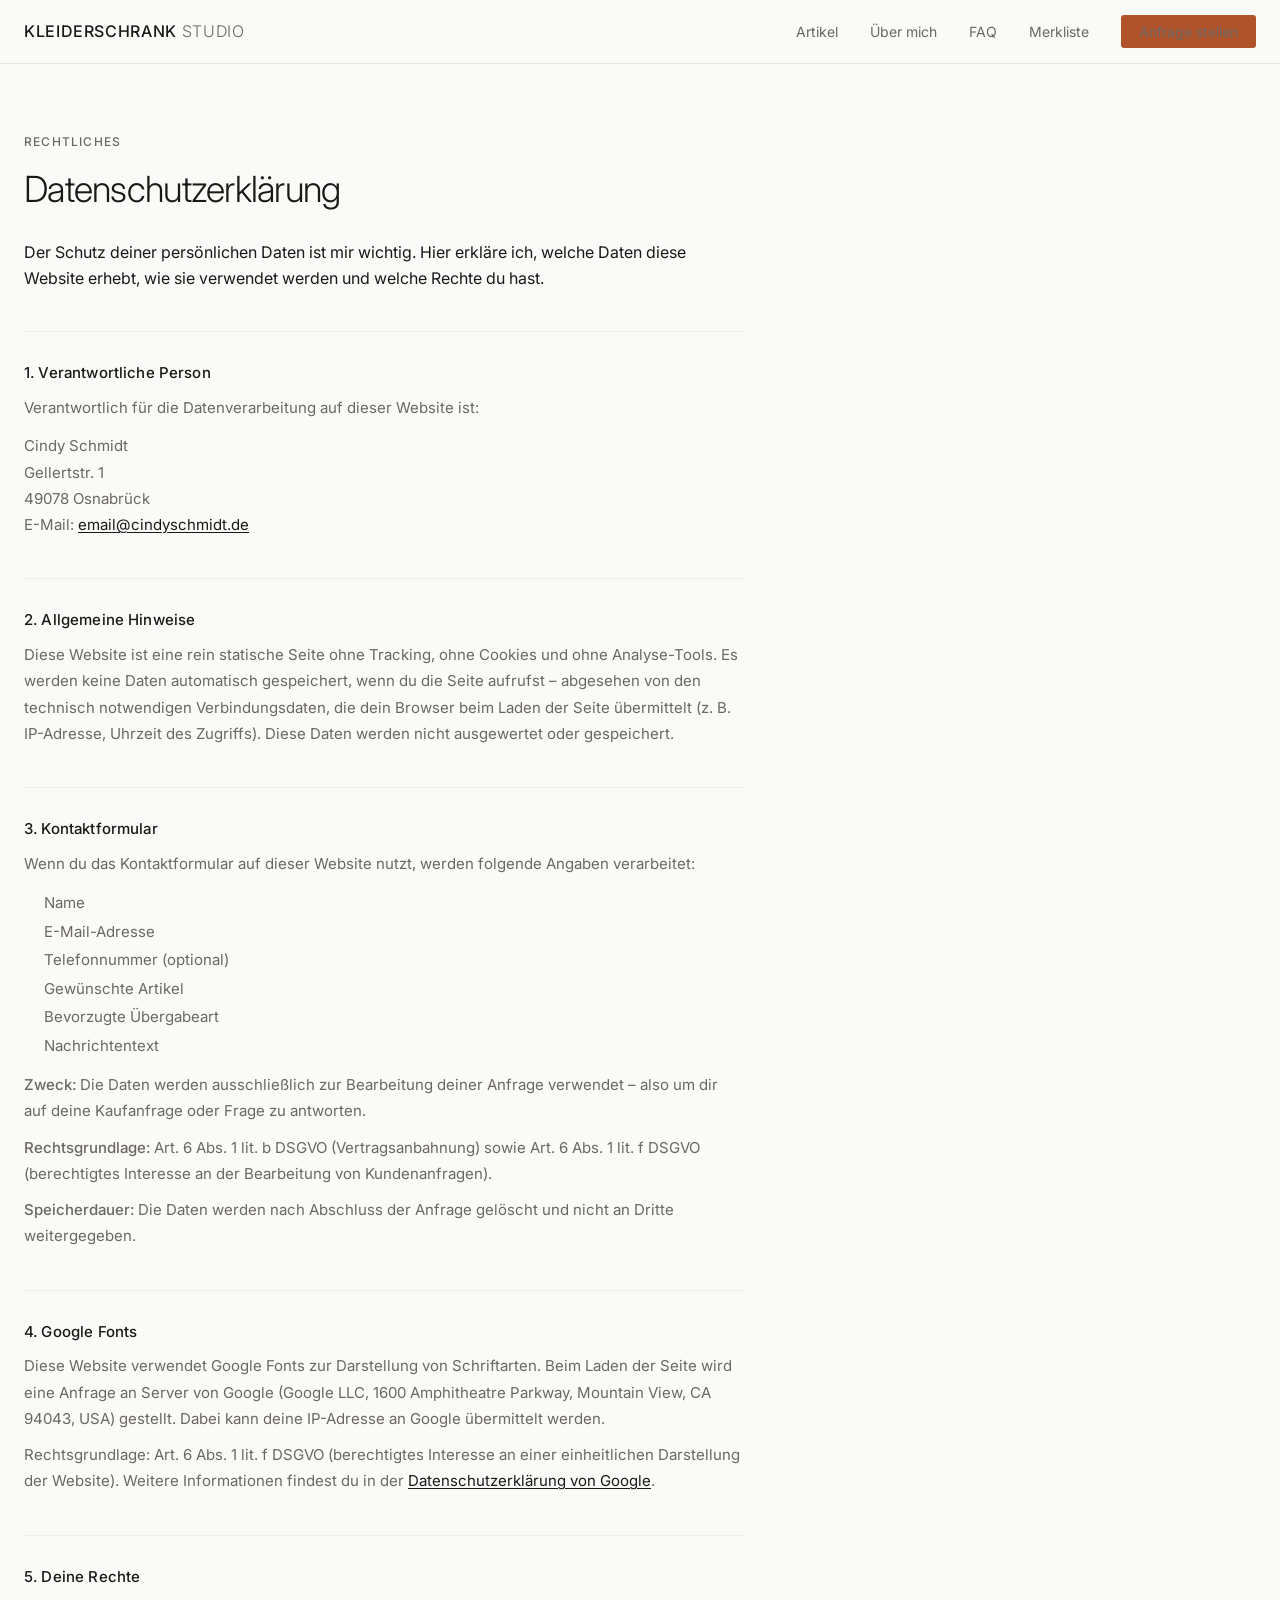
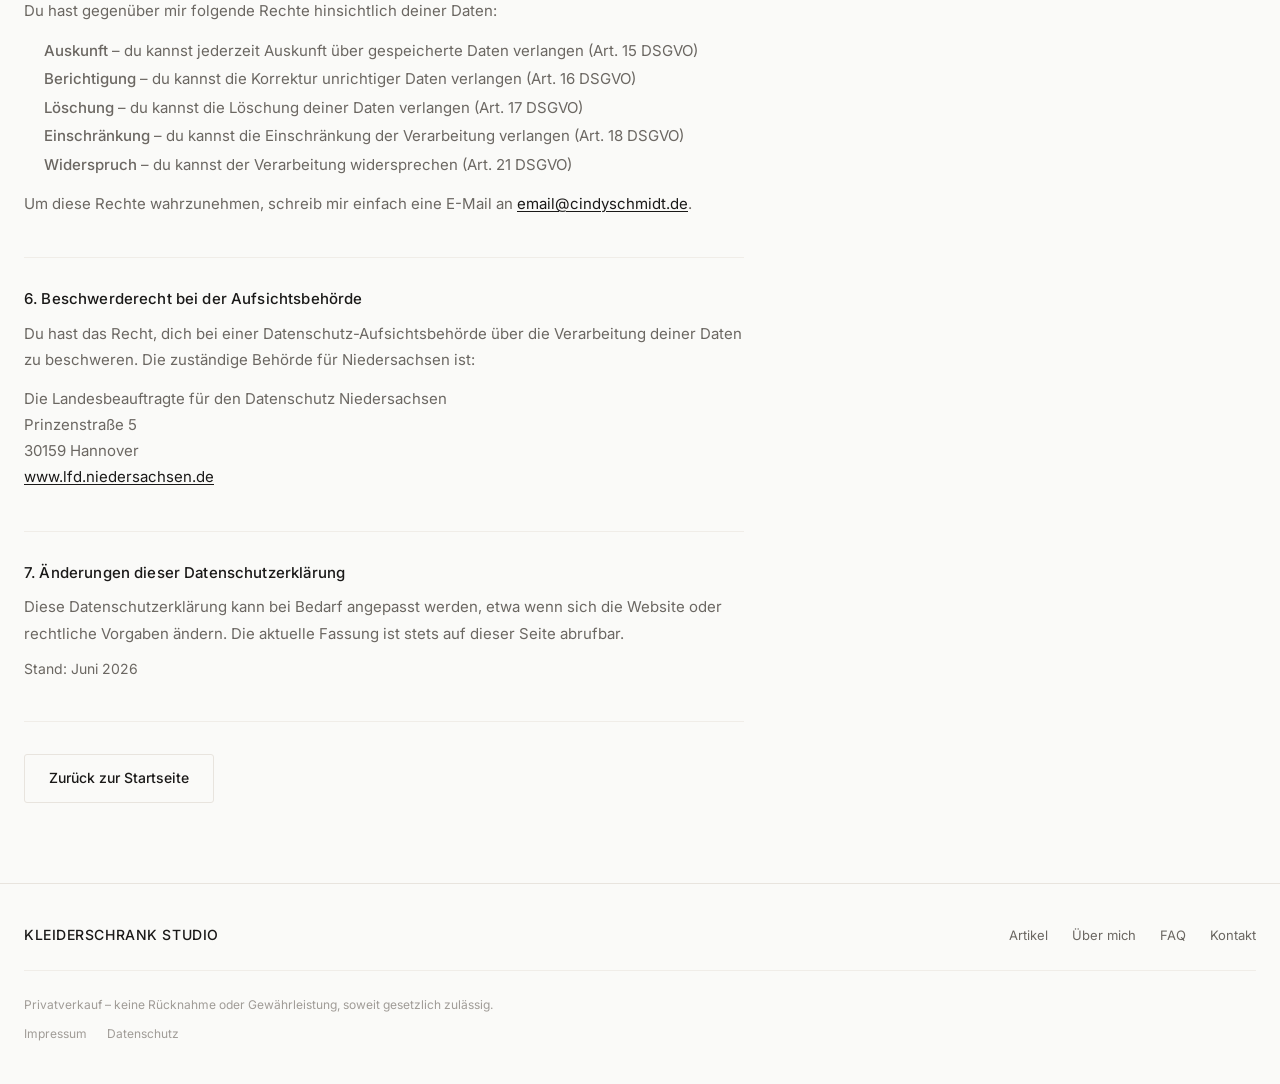
<file: datenschutz.html>
<!DOCTYPE html>
<html lang="de">
<head>
  <meta charset="UTF-8">
  <meta name="viewport" content="width=device-width, initial-scale=1.0">
  <meta name="description" content="Datenschutzerklärung – Kleiderschrank Studio.">
  <title>Datenschutz – Kleiderschrank Studio</title>
  <link rel="preconnect" href="https://fonts.googleapis.com">
  <link rel="preconnect" href="https://fonts.gstatic.com" crossorigin>
  <link href="https://fonts.googleapis.com/css2?family=Inter:wght@300;400;500;600&display=swap" rel="stylesheet">
  <link rel="stylesheet" href="css/style.css?v=2">
</head>
<body>

  <nav class="nav" role="navigation" aria-label="Hauptnavigation">
    <div class="container nav-inner">
      <a href="index.html" class="nav-logo">Kleiderschrank<span>&nbsp;Studio</span></a>
      <ul class="nav-links" role="list">
        <li><a href="catalog.html">Artikel</a></li>
        <li><a href="about.html">Über mich</a></li>
        <li><a href="faq.html">FAQ</a></li>
        <li><a href="merkliste.html" class="nav-merkliste">Merkliste<span class="merkliste-badge" style="display:none"></span></a></li>

        <li><a href="contact.html" class="nav-cta">Anfrage stellen</a></li>
      </ul>
      <button class="nav-mobile-toggle" aria-label="Menü öffnen" aria-expanded="false">
        <span></span><span></span><span></span>
      </button>
    </div>
  </nav>
  <div class="nav-mobile-menu" role="dialog" aria-label="Mobilmenü">
    <a href="catalog.html">Artikel</a>
    <a href="about.html">Über mich</a>
    <a href="faq.html">FAQ</a>
    <a href="merkliste.html">Merkliste</a>

    <a href="contact.html">Anfrage stellen</a>
  </div>

  <main>
    <div class="container">
      <div class="legal-page">

        <span class="hero-eyebrow" style="display:inline-block;margin-bottom:16px;">Rechtliches</span>
        <h1>Datenschutzerklärung</h1>
        <p class="lead">
          Der Schutz deiner persönlichen Daten ist mir wichtig. Hier erkläre ich,
          welche Daten diese Website erhebt, wie sie verwendet werden und welche
          Rechte du hast.
        </p>

        <!-- 1. Verantwortliche -->
        <div class="legal-section">
          <h2>1. Verantwortliche Person</h2>
          <p>
            Verantwortlich für die Datenverarbeitung auf dieser Website ist:
          </p>
          <p style="margin-top:12px;">
            Cindy Schmidt<br>
            Gellertstr. 1<br>
            49078 Osnabrück<br>
            E-Mail: <a href="mailto:email@cindyschmidt.de">email@cindyschmidt.de</a>
          </p>
        </div>

        <!-- 2. Allgemeine Hinweise -->
        <div class="legal-section">
          <h2>2. Allgemeine Hinweise</h2>
          <p>
            Diese Website ist eine rein statische Seite ohne Tracking, ohne Cookies
            und ohne Analyse-Tools. Es werden keine Daten automatisch gespeichert,
            wenn du die Seite aufrufst – abgesehen von den technisch notwendigen
            Verbindungsdaten, die dein Browser beim Laden der Seite übermittelt
            (z. B. IP-Adresse, Uhrzeit des Zugriffs). Diese Daten werden nicht
            ausgewertet oder gespeichert.
          </p>
        </div>

        <!-- 3. Kontaktformular -->
        <div class="legal-section">
          <h2>3. Kontaktformular</h2>
          <p>
            Wenn du das Kontaktformular auf dieser Website nutzt, werden folgende
            Angaben verarbeitet:
          </p>
          <ul style="margin:12px 0 12px 20px;line-height:1.9;">
            <li>Name</li>
            <li>E-Mail-Adresse</li>
            <li>Telefonnummer (optional)</li>
            <li>Gewünschte Artikel</li>
            <li>Bevorzugte Übergabeart</li>
            <li>Nachrichtentext</li>
          </ul>
          <p>
            <strong style="font-weight:500">Zweck:</strong> Die Daten werden ausschließlich
            zur Bearbeitung deiner Anfrage verwendet – also um dir auf deine Kaufanfrage
            oder Frage zu antworten.
          </p>
          <p style="margin-top:10px;">
            <strong style="font-weight:500">Rechtsgrundlage:</strong> Art. 6 Abs. 1 lit. b
            DSGVO (Vertragsanbahnung) sowie Art. 6 Abs. 1 lit. f DSGVO (berechtigtes
            Interesse an der Bearbeitung von Kundenanfragen).
          </p>
          <p style="margin-top:10px;">
            <strong style="font-weight:500">Speicherdauer:</strong> Die Daten werden
            nach Abschluss der Anfrage gelöscht und nicht an Dritte weitergegeben.
          </p>
        </div>

        <!-- 4. Google Fonts -->
        <div class="legal-section">
          <h2>4. Google Fonts</h2>
          <p>
            Diese Website verwendet Google Fonts zur Darstellung von Schriftarten.
            Beim Laden der Seite wird eine Anfrage an Server von Google
            (Google LLC, 1600 Amphitheatre Parkway, Mountain View, CA 94043, USA)
            gestellt. Dabei kann deine IP-Adresse an Google übermittelt werden.
          </p>
          <p style="margin-top:10px;">
            Rechtsgrundlage: Art. 6 Abs. 1 lit. f DSGVO (berechtigtes Interesse
            an einer einheitlichen Darstellung der Website). Weitere Informationen
            findest du in der
            <a href="https://policies.google.com/privacy" target="_blank" rel="noopener">Datenschutzerklärung von Google</a>.
          </p>
        </div>

        <!-- 5. Deine Rechte -->
        <div class="legal-section">
          <h2>5. Deine Rechte</h2>
          <p>Du hast gegenüber mir folgende Rechte hinsichtlich deiner Daten:</p>
          <ul style="margin:12px 0 12px 20px;line-height:1.9;">
            <li><strong style="font-weight:500">Auskunft</strong> – du kannst jederzeit Auskunft über gespeicherte Daten verlangen (Art. 15 DSGVO)</li>
            <li><strong style="font-weight:500">Berichtigung</strong> – du kannst die Korrektur unrichtiger Daten verlangen (Art. 16 DSGVO)</li>
            <li><strong style="font-weight:500">Löschung</strong> – du kannst die Löschung deiner Daten verlangen (Art. 17 DSGVO)</li>
            <li><strong style="font-weight:500">Einschränkung</strong> – du kannst die Einschränkung der Verarbeitung verlangen (Art. 18 DSGVO)</li>
            <li><strong style="font-weight:500">Widerspruch</strong> – du kannst der Verarbeitung widersprechen (Art. 21 DSGVO)</li>
          </ul>
          <p>
            Um diese Rechte wahrzunehmen, schreib mir einfach eine E-Mail an
            <a href="mailto:email@cindyschmidt.de">email@cindyschmidt.de</a>.
          </p>
        </div>

        <!-- 6. Beschwerderecht -->
        <div class="legal-section">
          <h2>6. Beschwerderecht bei der Aufsichtsbehörde</h2>
          <p>
            Du hast das Recht, dich bei einer Datenschutz-Aufsichtsbehörde über
            die Verarbeitung deiner Daten zu beschweren. Die zuständige Behörde
            für Niedersachsen ist:
          </p>
          <p style="margin-top:12px;">
            Die Landesbeauftragte für den Datenschutz Niedersachsen<br>
            Prinzenstraße 5<br>
            30159 Hannover<br>
            <a href="https://www.lfd.niedersachsen.de" target="_blank" rel="noopener">www.lfd.niedersachsen.de</a>
          </p>
        </div>

        <!-- 7. Änderungen -->
        <div class="legal-section">
          <h2>7. Änderungen dieser Datenschutzerklärung</h2>
          <p>
            Diese Datenschutzerklärung kann bei Bedarf angepasst werden, etwa wenn
            sich die Website oder rechtliche Vorgaben ändern. Die aktuelle Fassung
            ist stets auf dieser Seite abrufbar.
          </p>
          <p style="margin-top:10px;color:var(--color-text-muted);font-size:0.875rem;">
            Stand: Juni 2026
          </p>
        </div>

        <div style="margin-top:40px;padding-top:32px;border-top:1px solid var(--color-border-light);">
          <a href="index.html" class="btn btn-secondary">Zurück zur Startseite</a>
        </div>

      </div>
    </div>
  </main>

  <footer class="footer">
    <div class="container">
      <div class="footer-inner">
        <span class="footer-brand">Kleiderschrank Studio</span>
        <nav class="footer-links" aria-label="Footernavigation">
          <a href="catalog.html">Artikel</a>
          <a href="about.html">Über mich</a>
          <a href="faq.html">FAQ</a>
          <a href="contact.html">Kontakt</a>
        </nav>
      </div>
      <p class="footer-note">
        Privatverkauf – keine Rücknahme oder Gewährleistung, soweit gesetzlich zulässig.
      </p>
      <p class="footer-legal">
        <a href="impressum.html">Impressum</a>
        <a href="datenschutz.html">Datenschutz</a>
      </p>
    </div>
  </footer>

  <script src="js/products.js"></script>
  <script src="js/app.js"></script>
</body>
</html>
</file>
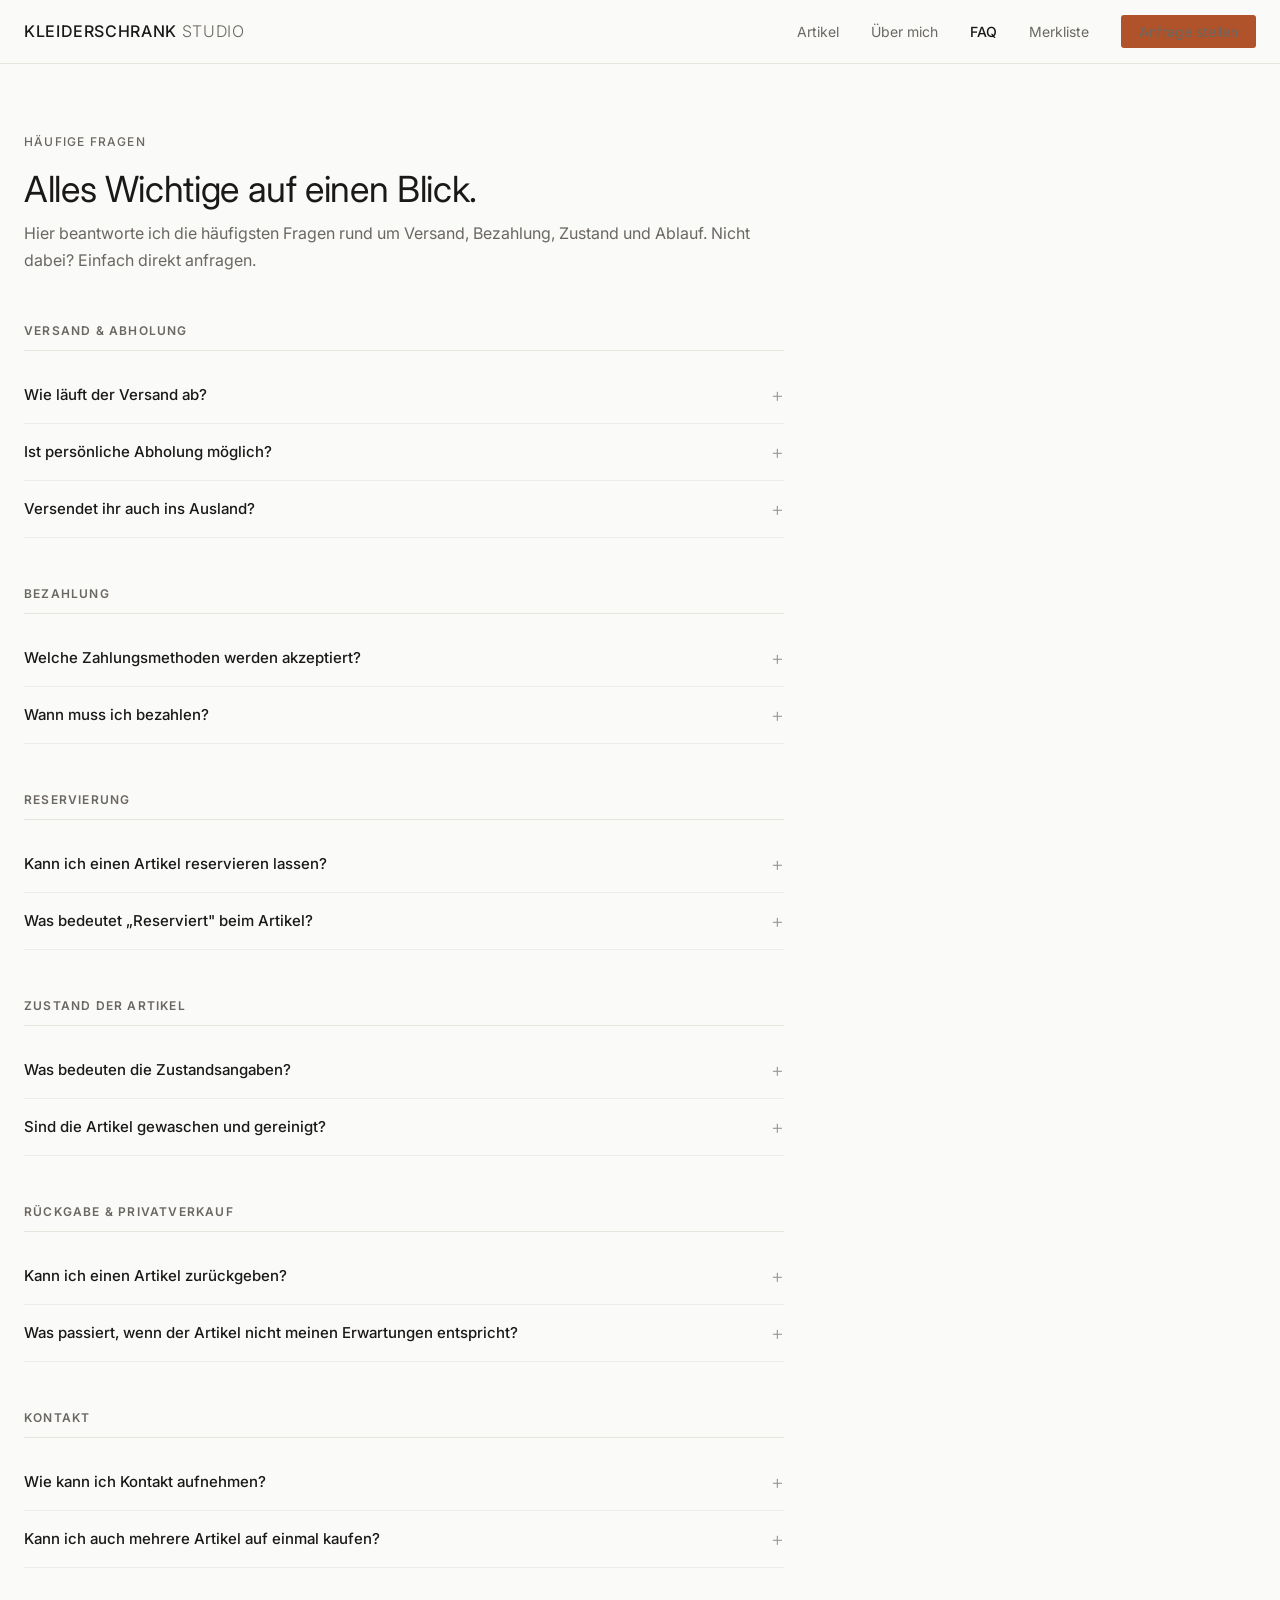
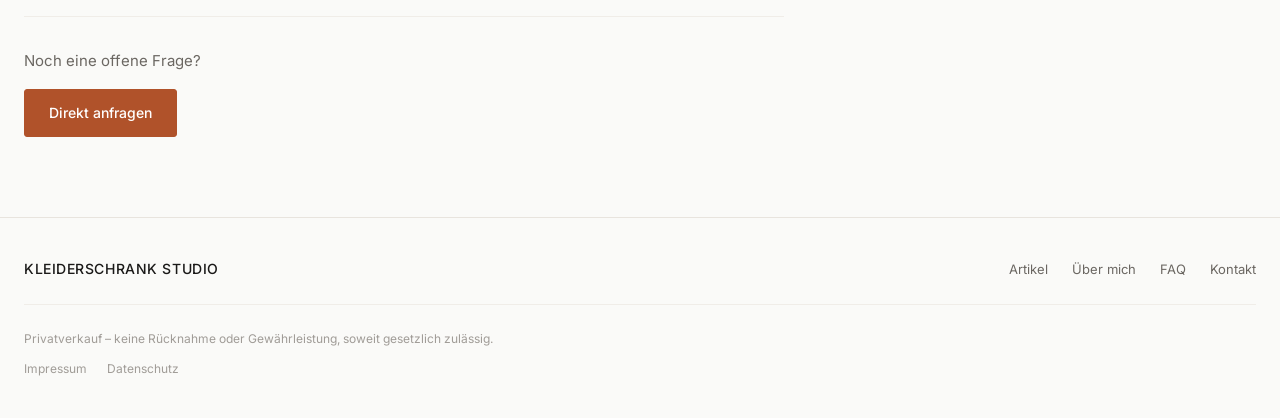
<file: faq.html>
<!DOCTYPE html>
<html lang="de">
<head>
  <meta charset="UTF-8">
  <meta name="viewport" content="width=device-width, initial-scale=1.0">
  <meta name="description" content="Häufige Fragen zu Versand, Bezahlung, Zustand und Rückgabe – Kleiderschrank Studio.">
  <title>FAQ – Kleiderschrank Studio</title>
  <link rel="preconnect" href="https://fonts.googleapis.com">
  <link rel="preconnect" href="https://fonts.gstatic.com" crossorigin>
  <link href="https://fonts.googleapis.com/css2?family=Inter:wght@300;400;500;600&display=swap" rel="stylesheet">
  <link rel="stylesheet" href="css/style.css?v=2">
</head>
<body>

  <nav class="nav" role="navigation" aria-label="Hauptnavigation">
    <div class="container nav-inner">
      <a href="index.html" class="nav-logo">Kleiderschrank<span>&nbsp;Studio</span></a>
      <ul class="nav-links" role="list">
        <li><a href="catalog.html">Artikel</a></li>
        <li><a href="about.html">Über mich</a></li>
        <li><a href="faq.html" class="active">FAQ</a></li>
        <li><a href="merkliste.html" class="nav-merkliste">Merkliste<span class="merkliste-badge" style="display:none"></span></a></li>

        <li><a href="contact.html" class="nav-cta">Anfrage stellen</a></li>
      </ul>
      <button class="nav-mobile-toggle" aria-label="Menü öffnen" aria-expanded="false">
        <span></span><span></span><span></span>
      </button>
    </div>
  </nav>
  <div class="nav-mobile-menu" role="dialog" aria-label="Mobilmenü">
    <a href="catalog.html">Artikel</a>
    <a href="about.html">Über mich</a>
    <a href="faq.html">FAQ</a>
    <a href="merkliste.html">Merkliste</a>

    <a href="contact.html">Anfrage stellen</a>
  </div>

  <main>
    <div class="container">
      <div class="faq-page">

        <span class="hero-eyebrow" style="display:inline-block;margin-bottom:16px;">Häufige Fragen</span>
        <h1>Alles Wichtige auf einen Blick.</h1>
        <p class="lead">
          Hier beantworte ich die häufigsten Fragen rund um Versand, Bezahlung,
          Zustand und Ablauf. Nicht dabei? Einfach direkt anfragen.
        </p>

        <!-- Versand & Abholung -->
        <div class="faq-section">
          <h2 class="faq-section-title">Versand &amp; Abholung</h2>

          <div class="faq-item">
            <button class="faq-question" aria-expanded="false">
              Wie läuft der Versand ab?
              <span class="faq-icon" aria-hidden="true">+</span>
            </button>
            <div class="faq-answer">
              Nach Kaufbestätigung und Zahlungseingang verpacke ich den Artikel sorgfältig und
              versende ihn per Hermes oder DHL. Du erhältst eine Sendungsnummer per E-Mail.
              Die Versandkosten trägt die Käuferin bzw. der Käufer:
              <br><br>
              <strong style="font-weight:500">Hermes:</strong> S-Paket (bis 3 kg) 3,99 € · M-Paket (bis 6 kg) 5,49 €<br>
              <strong style="font-weight:500">DHL:</strong> Päckchen S (bis 2 kg) 3,99 € · Päckchen M (bis 5 kg) 4,99 €
              <br><br>
              Für die meisten Kleidungsstücke reicht das S-Paket (3,99 €).
              Der genaue Versandpreis wird nach der Anfrage mitgeteilt.
            </div>
          </div>

          <div class="faq-item">
            <button class="faq-question" aria-expanded="false">
              Ist persönliche Abholung möglich?
              <span class="faq-icon" aria-hidden="true">+</span>
            </button>
            <div class="faq-answer">
              Ja, Abholung ist in Osnabrück nach vorheriger Absprache möglich. Wir vereinbaren
              Ort und Zeit per Nachricht. Bei Abholung kann der Artikel natürlich vorher
              angeschaut und anprobiert werden.
            </div>
          </div>

          <div class="faq-item">
            <button class="faq-question" aria-expanded="false">
              Versendet ihr auch ins Ausland?
              <span class="faq-icon" aria-hidden="true">+</span>
            </button>
            <div class="faq-answer">
              Aktuell nur innerhalb Deutschlands. Bei Interesse aus Österreich oder der Schweiz
              bitte kurz anfragen – in Einzelfällen ist auch das möglich.
            </div>
          </div>
        </div>

        <!-- Bezahlung -->
        <div class="faq-section">
          <h2 class="faq-section-title">Bezahlung</h2>

          <div class="faq-item">
            <button class="faq-question" aria-expanded="false">
              Welche Zahlungsmethoden werden akzeptiert?
              <span class="faq-icon" aria-hidden="true">+</span>
            </button>
            <div class="faq-answer">
              PayPal (Freunde &amp; Familie), Banküberweisung oder Barzahlung bei Abholung.
              Bitte beachte: Bei PayPal Freunde &amp; Familie entfällt der Käuferschutz –
              das entspricht dem üblichen Standard bei Privatverkäufen.
            </div>
          </div>

          <div class="faq-item">
            <button class="faq-question" aria-expanded="false">
              Wann muss ich bezahlen?
              <span class="faq-icon" aria-hidden="true">+</span>
            </button>
            <div class="faq-answer">
              Nach Kaufbestätigung bitte innerhalb von 48 Stunden. Artikel werden reserviert,
              sobald die Zahlung eingegangen ist. Bei Überweisung beginnt der Versand nach
              Zahlungseingang.
            </div>
          </div>
        </div>

        <!-- Reservierung -->
        <div class="faq-section">
          <h2 class="faq-section-title">Reservierung</h2>

          <div class="faq-item">
            <button class="faq-question" aria-expanded="false">
              Kann ich einen Artikel reservieren lassen?
              <span class="faq-icon" aria-hidden="true">+</span>
            </button>
            <div class="faq-answer">
              Ja, kurze Reservierungen sind möglich – in der Regel für 24 bis 48 Stunden.
              Bitte einfach anfragen. Reservierungen ohne Kaufabsicht sind nicht möglich,
              da das andere Interessenten ausschließt.
            </div>
          </div>

          <div class="faq-item">
            <button class="faq-question" aria-expanded="false">
              Was bedeutet „Reserviert" beim Artikel?
              <span class="faq-icon" aria-hidden="true">+</span>
            </button>
            <div class="faq-answer">
              Der Artikel ist vorübergehend für eine andere Person zurückgehalten.
              Falls die Reservierung nicht zu einem Kauf führt, wird er wieder auf
              „Verfügbar" gesetzt. Du kannst dich gerne auf die Warteliste setzen lassen.
            </div>
          </div>
        </div>

        <!-- Zustand der Artikel -->
        <div class="faq-section">
          <h2 class="faq-section-title">Zustand der Artikel</h2>

          <div class="faq-item">
            <button class="faq-question" aria-expanded="false">
              Was bedeuten die Zustandsangaben?
              <span class="faq-icon" aria-hidden="true">+</span>
            </button>
            <div class="faq-answer">
              <strong style="font-weight:500">Neuwertig:</strong> Kaum oder nie getragen, keine sichtbaren Gebrauchsspuren.<br><br>
              <strong style="font-weight:500">Sehr guter Zustand:</strong> Selten getragen, keine Mängel oder minimal. Sieht fast neu aus.<br><br>
              <strong style="font-weight:500">Guter Zustand:</strong> Getragen, aber gut gepflegt. Eventuelle Gebrauchsspuren werden explizit beschrieben.<br><br>
              Mängel werden immer separat erwähnt und auf Fotos dokumentiert.
            </div>
          </div>

          <div class="faq-item">
            <button class="faq-question" aria-expanded="false">
              Sind die Artikel gewaschen und gereinigt?
              <span class="faq-icon" aria-hidden="true">+</span>
            </button>
            <div class="faq-answer">
              Ja, alle Kleidungsstücke sind frisch gewaschen oder gereinigt, bevor sie
              fotografiert und eingestellt werden. Schuhe und Taschen werden abgewischt
              und gereinigt.
            </div>
          </div>
        </div>

        <!-- Rückgabe & Privatverkauf -->
        <div class="faq-section">
          <h2 class="faq-section-title">Rückgabe &amp; Privatverkauf</h2>

          <div class="faq-item">
            <button class="faq-question" aria-expanded="false">
              Kann ich einen Artikel zurückgeben?
              <span class="faq-icon" aria-hidden="true">+</span>
            </button>
            <div class="faq-answer">
              Es handelt sich um einen Privatverkauf – eine gesetzliche Rückgabepflicht
              besteht nicht. Ich lege jedoch großen Wert auf ehrliche Beschreibungen,
              damit du weißt, was dich erwartet. Bei Abholung hast du die Möglichkeit,
              den Artikel vorher anzuschauen und anzuprobieren.
            </div>
          </div>

          <div class="faq-item">
            <button class="faq-question" aria-expanded="false">
              Was passiert, wenn der Artikel nicht meinen Erwartungen entspricht?
              <span class="faq-icon" aria-hidden="true">+</span>
            </button>
            <div class="faq-answer">
              Ich beschreibe alle Artikel so genau und ehrlich wie möglich. Wenn du
              Fragen zum Artikel hast – zu Passform, Material, genauen Maßen oder
              Fotos aus bestimmten Winkeln – schreib mir einfach vorab. Ich beantworte
              alle Fragen gerne.
            </div>
          </div>
        </div>

        <!-- Kontakt -->
        <div class="faq-section">
          <h2 class="faq-section-title">Kontakt</h2>

          <div class="faq-item">
            <button class="faq-question" aria-expanded="false">
              Wie kann ich Kontakt aufnehmen?
              <span class="faq-icon" aria-hidden="true">+</span>
            </button>
            <div class="faq-answer">
              Über das <a href="contact.html" style="text-decoration:underline;text-underline-offset:2px;">Kontaktformular</a> auf dieser Seite.
              Ich antworte in der Regel innerhalb von 24 Stunden.
            </div>
          </div>

          <div class="faq-item">
            <button class="faq-question" aria-expanded="false">
              Kann ich auch mehrere Artikel auf einmal kaufen?
              <span class="faq-icon" aria-hidden="true">+</span>
            </button>
            <div class="faq-answer">
              Ja, sehr gerne. Bei mehreren Artikeln kann ich oft bei den Versandkosten
              entgegenkommen. Einfach in der Nachricht angeben, welche Artikel dich interessieren.
            </div>
          </div>
        </div>

        <div style="margin-top:40px;padding-top:32px;border-top:1px solid var(--color-border-light);">
          <p style="font-size:0.9375rem;color:var(--color-text-muted);margin-bottom:16px;">
            Noch eine offene Frage?
          </p>
          <a href="contact.html" class="btn btn-primary">Direkt anfragen</a>
        </div>

      </div>
    </div>
  </main>

  <footer class="footer">
    <div class="container">
      <div class="footer-inner">
        <span class="footer-brand">Kleiderschrank Studio</span>
        <nav class="footer-links" aria-label="Footernavigation">
          <a href="catalog.html">Artikel</a>
          <a href="about.html">Über mich</a>
          <a href="faq.html">FAQ</a>
          <a href="contact.html">Kontakt</a>
        </nav>
      </div>
      <p class="footer-note">
        Privatverkauf – keine Rücknahme oder Gewährleistung, soweit gesetzlich zulässig.
      </p>
      <p class="footer-legal">
        <a href="impressum.html">Impressum</a>
        <a href="datenschutz.html">Datenschutz</a>
      </p>
    </div>
  </footer>

  <script src="js/products.js"></script>
  <script src="js/app.js"></script>
</body>
</html>
</file>
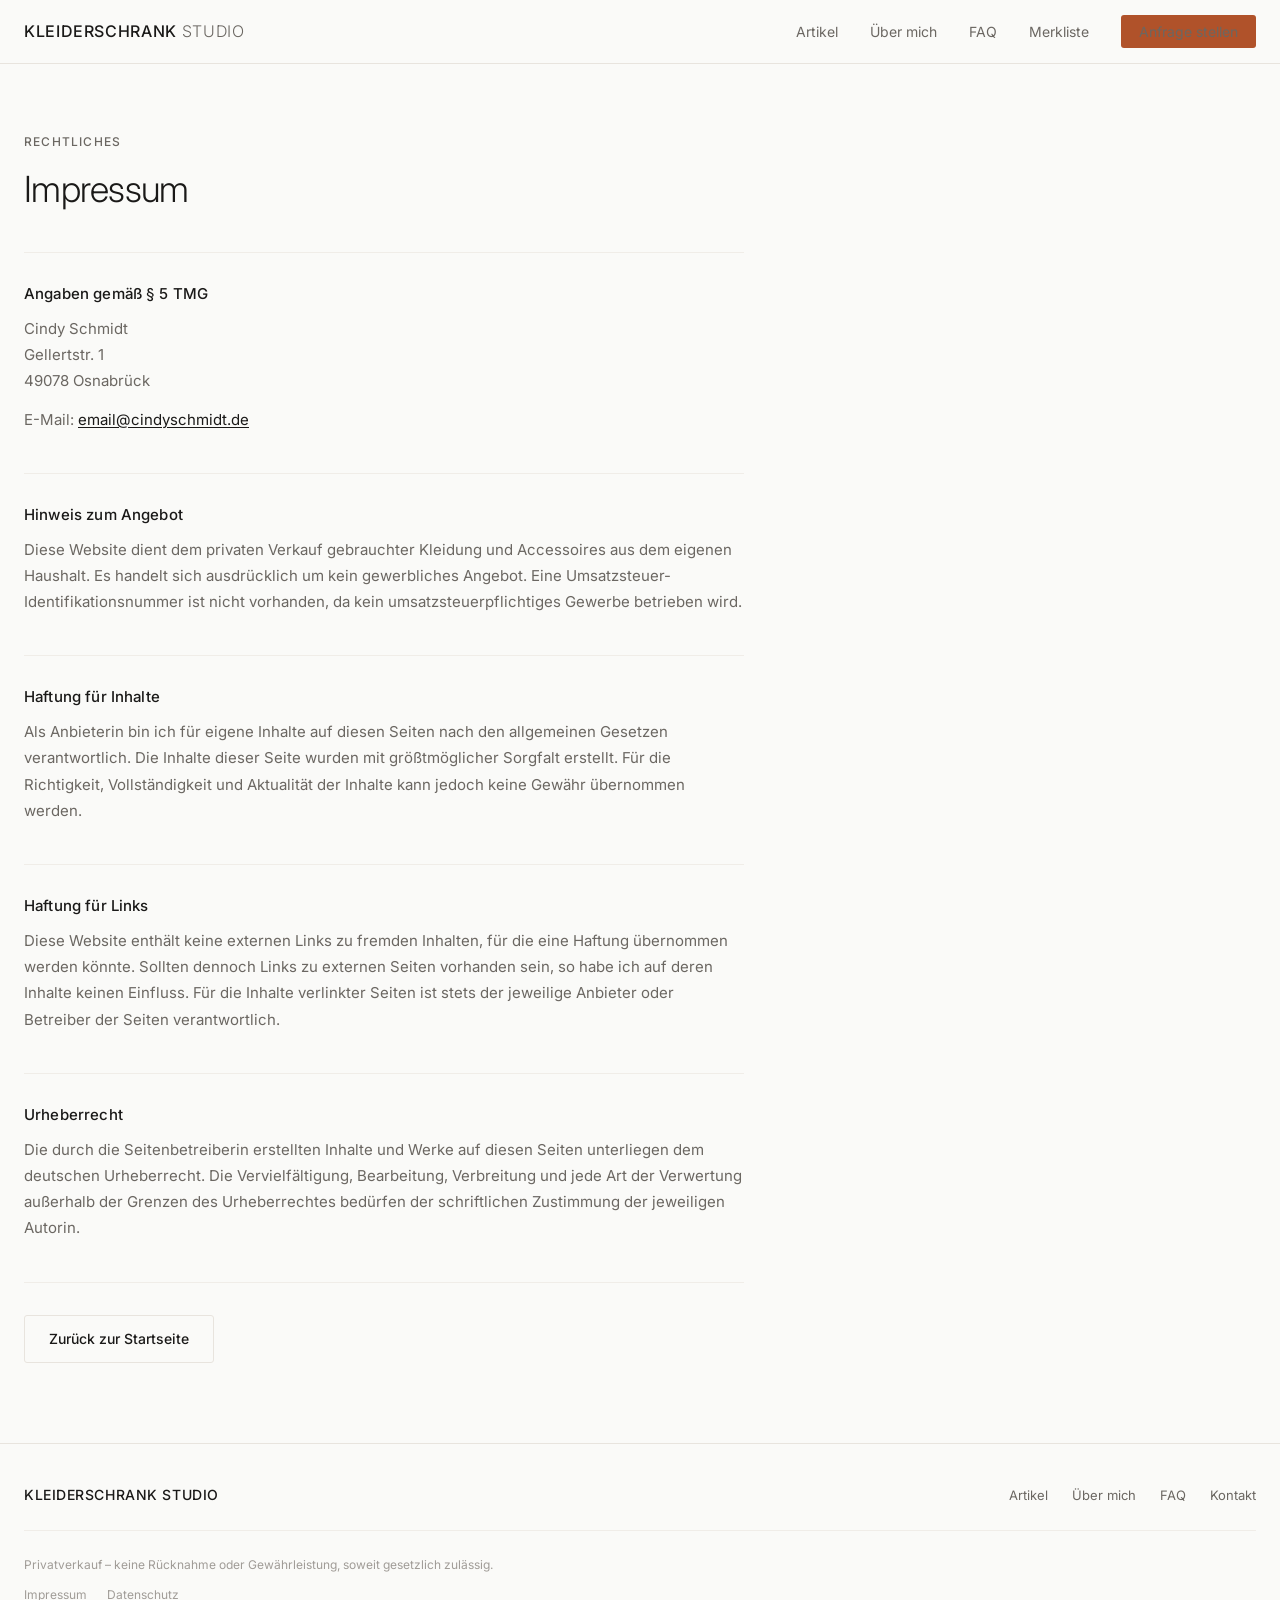
<file: impressum.html>
<!DOCTYPE html>
<html lang="de">
<head>
  <meta charset="UTF-8">
  <meta name="viewport" content="width=device-width, initial-scale=1.0">
  <meta name="description" content="Impressum – Kleiderschrank Studio.">
  <title>Impressum – Kleiderschrank Studio</title>
  <link rel="preconnect" href="https://fonts.googleapis.com">
  <link rel="preconnect" href="https://fonts.gstatic.com" crossorigin>
  <link href="https://fonts.googleapis.com/css2?family=Inter:wght@300;400;500;600&display=swap" rel="stylesheet">
  <link rel="stylesheet" href="css/style.css?v=2">
</head>
<body>

  <nav class="nav" role="navigation" aria-label="Hauptnavigation">
    <div class="container nav-inner">
      <a href="index.html" class="nav-logo">Kleiderschrank<span>&nbsp;Studio</span></a>
      <ul class="nav-links" role="list">
        <li><a href="catalog.html">Artikel</a></li>
        <li><a href="about.html">Über mich</a></li>
        <li><a href="faq.html">FAQ</a></li>
        <li><a href="merkliste.html" class="nav-merkliste">Merkliste<span class="merkliste-badge" style="display:none"></span></a></li>

        <li><a href="contact.html" class="nav-cta">Anfrage stellen</a></li>
      </ul>
      <button class="nav-mobile-toggle" aria-label="Menü öffnen" aria-expanded="false">
        <span></span><span></span><span></span>
      </button>
    </div>
  </nav>
  <div class="nav-mobile-menu" role="dialog" aria-label="Mobilmenü">
    <a href="catalog.html">Artikel</a>
    <a href="about.html">Über mich</a>
    <a href="faq.html">FAQ</a>
    <a href="merkliste.html">Merkliste</a>

    <a href="contact.html">Anfrage stellen</a>
  </div>

  <main>
    <div class="container">
      <div class="legal-page">

        <span class="hero-eyebrow" style="display:inline-block;margin-bottom:16px;">Rechtliches</span>
        <h1>Impressum</h1>

        <div class="legal-section">
          <h2>Angaben gemäß § 5 TMG</h2>
          <p>
            Cindy Schmidt<br>
            Gellertstr. 1<br>
            49078 Osnabrück
          </p>
          <p style="margin-top:12px;">
            E-Mail: <a href="mailto:email@cindyschmidt.de">email@cindyschmidt.de</a>
          </p>
        </div>

        <div class="legal-section">
          <h2>Hinweis zum Angebot</h2>
          <p>
            Diese Website dient dem privaten Verkauf gebrauchter Kleidung und Accessoires
            aus dem eigenen Haushalt. Es handelt sich ausdrücklich um kein gewerbliches
            Angebot. Eine Umsatzsteuer-Identifikationsnummer ist nicht vorhanden, da
            kein umsatzsteuerpflichtiges Gewerbe betrieben wird.
          </p>
        </div>

        <div class="legal-section">
          <h2>Haftung für Inhalte</h2>
          <p>
            Als Anbieterin bin ich für eigene Inhalte auf diesen Seiten nach den allgemeinen
            Gesetzen verantwortlich. Die Inhalte dieser Seite wurden mit größtmöglicher
            Sorgfalt erstellt. Für die Richtigkeit, Vollständigkeit und Aktualität der
            Inhalte kann jedoch keine Gewähr übernommen werden.
          </p>
        </div>

        <div class="legal-section">
          <h2>Haftung für Links</h2>
          <p>
            Diese Website enthält keine externen Links zu fremden Inhalten, für die eine
            Haftung übernommen werden könnte. Sollten dennoch Links zu externen Seiten
            vorhanden sein, so habe ich auf deren Inhalte keinen Einfluss. Für die Inhalte
            verlinkter Seiten ist stets der jeweilige Anbieter oder Betreiber der Seiten
            verantwortlich.
          </p>
        </div>

        <div class="legal-section">
          <h2>Urheberrecht</h2>
          <p>
            Die durch die Seitenbetreiberin erstellten Inhalte und Werke auf diesen Seiten
            unterliegen dem deutschen Urheberrecht. Die Vervielfältigung, Bearbeitung,
            Verbreitung und jede Art der Verwertung außerhalb der Grenzen des Urheberrechtes
            bedürfen der schriftlichen Zustimmung der jeweiligen Autorin.
          </p>
        </div>

        <div style="margin-top:40px;padding-top:32px;border-top:1px solid var(--color-border-light);">
          <a href="index.html" class="btn btn-secondary">Zurück zur Startseite</a>
        </div>

      </div>
    </div>
  </main>

  <footer class="footer">
    <div class="container">
      <div class="footer-inner">
        <span class="footer-brand">Kleiderschrank Studio</span>
        <nav class="footer-links" aria-label="Footernavigation">
          <a href="catalog.html">Artikel</a>
          <a href="about.html">Über mich</a>
          <a href="faq.html">FAQ</a>
          <a href="contact.html">Kontakt</a>
        </nav>
      </div>
      <p class="footer-note">
        Privatverkauf – keine Rücknahme oder Gewährleistung, soweit gesetzlich zulässig.
      </p>
      <p class="footer-legal">
        <a href="impressum.html">Impressum</a>
        <a href="datenschutz.html">Datenschutz</a>
      </p>
    </div>
  </footer>

  <script src="js/products.js"></script>
  <script src="js/app.js"></script>
</body>
</html>
</file>
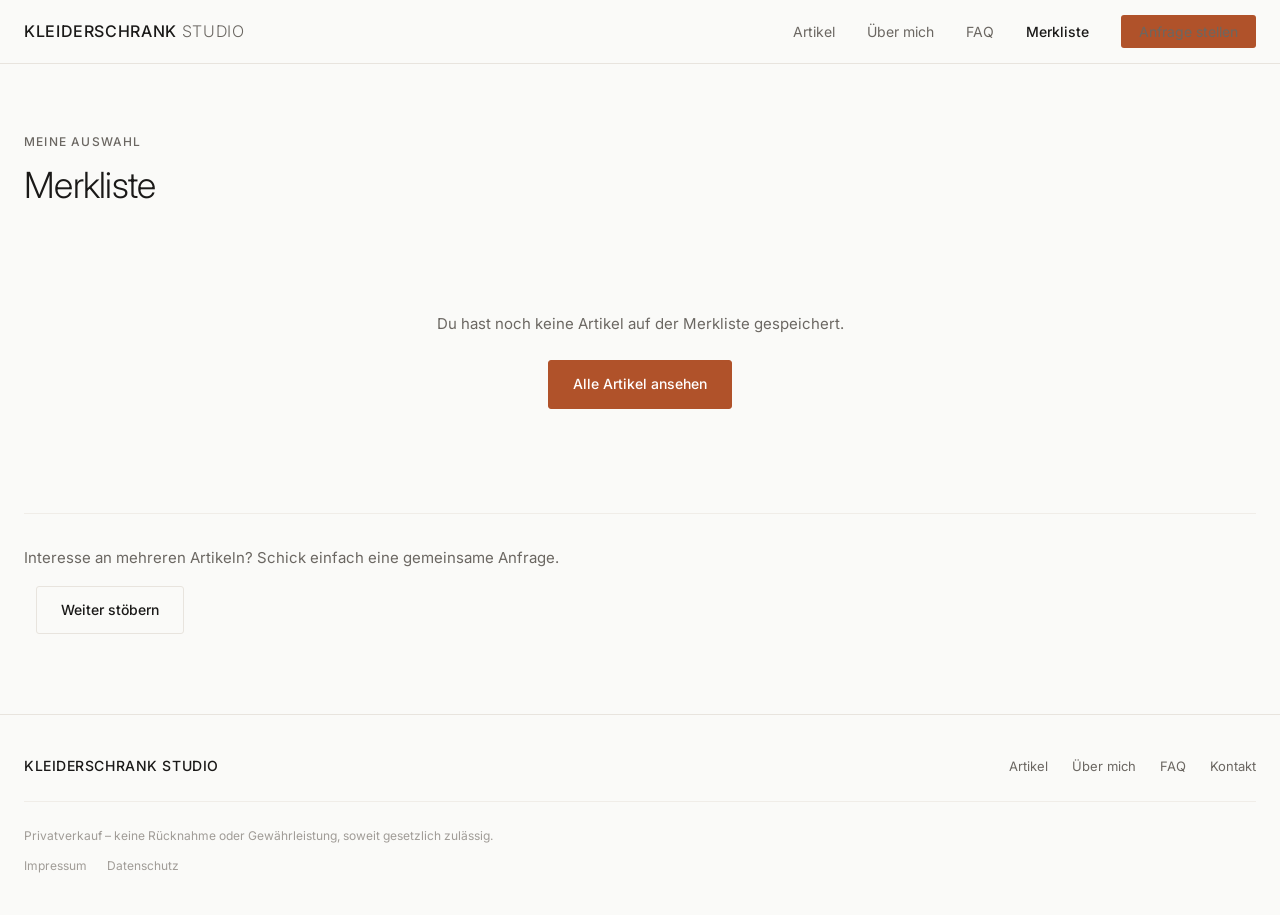
<file: merkliste.html>
<!DOCTYPE html>
<html lang="de">
<head>
  <meta charset="UTF-8">
  <meta name="viewport" content="width=device-width, initial-scale=1.0">
  <meta name="description" content="Deine Merkliste – gespeicherte Artikel aus dem Kleiderschrank Studio.">
  <title>Merkliste – Kleiderschrank Studio</title>
  <link rel="preconnect" href="https://fonts.googleapis.com">
  <link rel="preconnect" href="https://fonts.gstatic.com" crossorigin>
  <link href="https://fonts.googleapis.com/css2?family=Inter:wght@300;400;500;600&display=swap" rel="stylesheet">
  <link rel="stylesheet" href="css/style.css?v=2">
</head>
<body>

  <nav class="nav" role="navigation" aria-label="Hauptnavigation">
    <div class="container nav-inner">
      <a href="index.html" class="nav-logo">Kleiderschrank<span>&nbsp;Studio</span></a>
      <ul class="nav-links" role="list">
        <li><a href="catalog.html">Artikel</a></li>
        <li><a href="about.html">Über mich</a></li>
        <li><a href="faq.html">FAQ</a></li>
        <li><a href="merkliste.html" class="nav-merkliste active">
          Merkliste<span class="merkliste-badge" style="display:none"></span>
        </a></li>
        <li><a href="contact.html" class="nav-cta">Anfrage stellen</a></li>
      </ul>
      <button class="nav-mobile-toggle" aria-label="Menü öffnen" aria-expanded="false">
        <span></span><span></span><span></span>
      </button>
    </div>
  </nav>
  <div class="nav-mobile-menu" role="dialog" aria-label="Mobilmenü">
    <a href="catalog.html">Artikel</a>
    <a href="about.html">Über mich</a>
    <a href="faq.html">FAQ</a>
    <a href="merkliste.html">Merkliste</a>
    <a href="contact.html">Anfrage stellen</a>
  </div>

  <main>
    <div class="container">
      <div class="merkliste-page">

        <div class="merkliste-page-header">
          <span class="hero-eyebrow" style="display:inline-block;margin-bottom:12px;">Meine Auswahl</span>
          <h1>Merkliste</h1>
          <p style="color:var(--color-text-muted);font-size:0.9375rem;margin-top:6px;" id="merkliste-counter"></p>
        </div>

        <!-- Leer-Zustand -->
        <div id="merkliste-empty" class="merkliste-empty" style="display:none;">
          <p>Du hast noch keine Artikel auf der Merkliste gespeichert.</p>
          <a href="catalog.html" class="btn btn-primary">Alle Artikel ansehen</a>
        </div>

        <!-- Produkt-Grid -->
        <div class="product-grid product-grid-4" id="merkliste-grid"></div>

        <!-- Alle anfragen -->
        <div style="margin-top:40px;padding-top:32px;border-top:1px solid var(--color-border-light);">
          <p style="font-size:0.9375rem;color:var(--color-text-muted);margin-bottom:16px;">
            Interesse an mehreren Artikeln? Schick einfach eine gemeinsame Anfrage.
          </p>
          <a href="contact.html" class="btn btn-primary" id="merkliste-alle-btn" style="display:none;">
            Anfrage für alle Artikel stellen
          </a>
          <a href="catalog.html" class="btn btn-secondary" style="margin-left:12px;">
            Weiter stöbern
          </a>
        </div>

      </div>
    </div>
  </main>

  <footer class="footer">
    <div class="container">
      <div class="footer-inner">
        <span class="footer-brand">Kleiderschrank Studio</span>
        <nav class="footer-links" aria-label="Footernavigation">
          <a href="catalog.html">Artikel</a>
          <a href="about.html">Über mich</a>
          <a href="faq.html">FAQ</a>
          <a href="contact.html">Kontakt</a>
        </nav>
      </div>
      <p class="footer-note">
        Privatverkauf – keine Rücknahme oder Gewährleistung, soweit gesetzlich zulässig.
      </p>
      <p class="footer-legal">
        <a href="impressum.html">Impressum</a>
        <a href="datenschutz.html">Datenschutz</a>
      </p>
    </div>
  </footer>

  <script src="js/products.js"></script>
  <script src="js/app.js"></script>
</body>
</html>
</file>
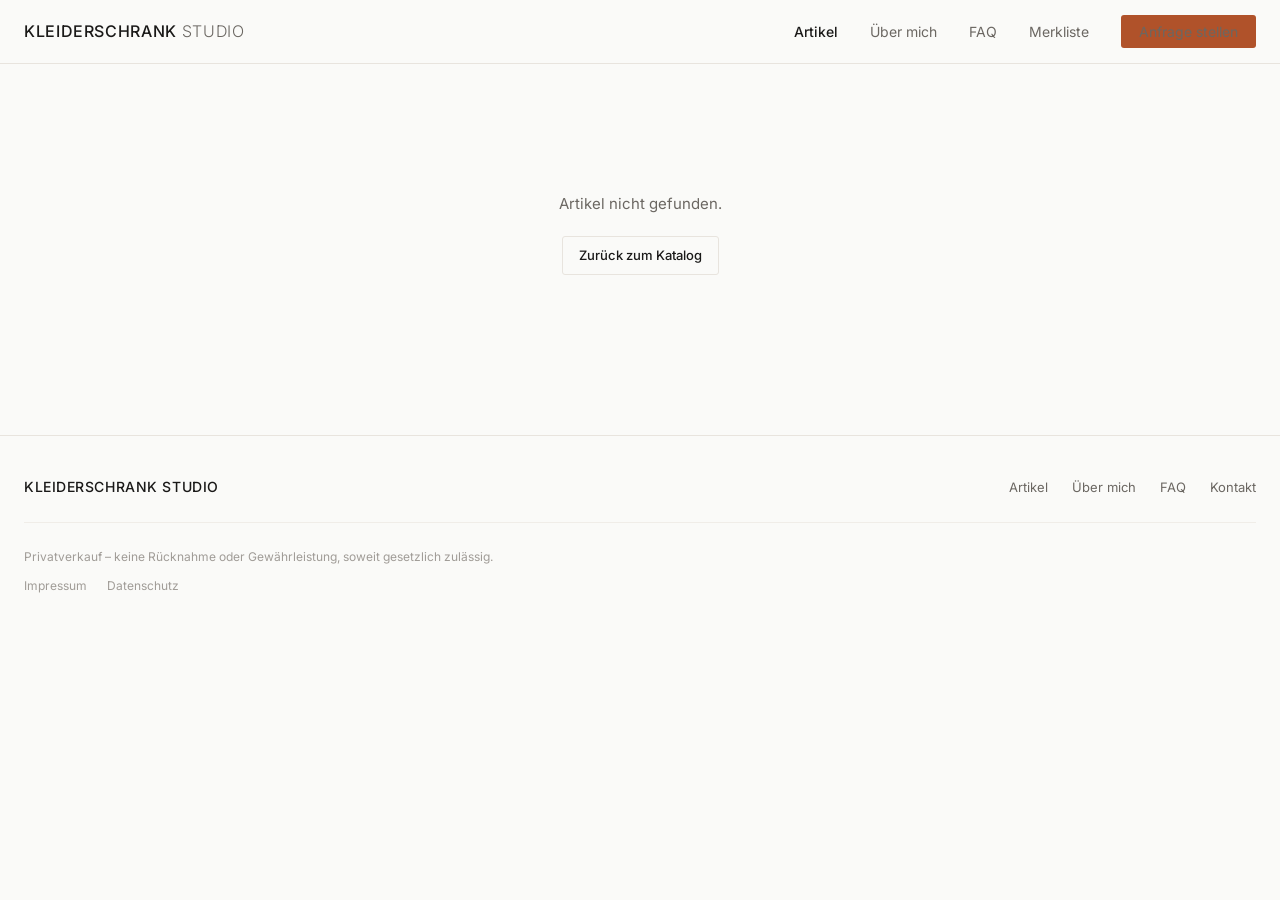
<file: product.html>
<!DOCTYPE html>
<html lang="de">
<head>
  <meta charset="UTF-8">
  <meta name="viewport" content="width=device-width, initial-scale=1.0">
  <meta name="description" content="Produktdetails – Second Hand Kleidung aus privatem Haushalt.">
  <title>Artikel – Kleiderschrank Studio</title>
  <link rel="preconnect" href="https://fonts.googleapis.com">
  <link rel="preconnect" href="https://fonts.gstatic.com" crossorigin>
  <link href="https://fonts.googleapis.com/css2?family=Inter:wght@300;400;500;600&display=swap" rel="stylesheet">
  <link rel="stylesheet" href="css/style.css?v=2">
</head>
<body>

  <nav class="nav" role="navigation" aria-label="Hauptnavigation">
    <div class="container nav-inner">
      <a href="index.html" class="nav-logo">Kleiderschrank<span>&nbsp;Studio</span></a>
      <ul class="nav-links" role="list">
        <li><a href="catalog.html" class="active">Artikel</a></li>
        <li><a href="about.html">Über mich</a></li>
        <li><a href="faq.html">FAQ</a></li>
        <li><a href="merkliste.html" class="nav-merkliste">Merkliste<span class="merkliste-badge" style="display:none"></span></a></li>

        <li><a href="contact.html" class="nav-cta">Anfrage stellen</a></li>
      </ul>
      <button class="nav-mobile-toggle" aria-label="Menü öffnen" aria-expanded="false">
        <span></span><span></span><span></span>
      </button>
    </div>
  </nav>
  <div class="nav-mobile-menu" role="dialog" aria-label="Mobilmenü">
    <a href="catalog.html">Artikel</a>
    <a href="about.html">Über mich</a>
    <a href="faq.html">FAQ</a>
    <a href="merkliste.html">Merkliste</a>

    <a href="contact.html">Anfrage stellen</a>
  </div>

  <main>
    <div class="container">
      <div class="product-detail" id="product-detail-root">
        <!-- Rendered by JS from URL param ?id=... -->
        <div style="padding:80px 0;text-align:center;color:var(--color-text-muted);font-size:0.9375rem;">
          Artikel wird geladen …
        </div>
      </div>
    </div>
  </main>

  <footer class="footer">
    <div class="container">
      <div class="footer-inner">
        <span class="footer-brand">Kleiderschrank Studio</span>
        <nav class="footer-links" aria-label="Footernavigation">
          <a href="catalog.html">Artikel</a>
          <a href="about.html">Über mich</a>
          <a href="faq.html">FAQ</a>
          <a href="contact.html">Kontakt</a>
        </nav>
      </div>
      <p class="footer-note">
        Privatverkauf – keine Rücknahme oder Gewährleistung, soweit gesetzlich zulässig.
      </p>
      <p class="footer-legal">
        <a href="impressum.html">Impressum</a>
        <a href="datenschutz.html">Datenschutz</a>
      </p>
    </div>
  </footer>

  <script src="js/products.js"></script>
  <script src="js/app.js"></script>
</body>
</html>
</file>
<file: css/style.css>
/* ============================================================
   SECOND HAND SHOP — Stylesheet
   Design: editorial, minimalistisch, boutique
   ============================================================ */

/* --- Google Fonts Import --- */
@import url('https://fonts.googleapis.com/css2?family=Inter:wght@300;400;500;600&display=swap');

/* --- CSS Custom Properties --- */
:root {
  --font-stack: 'Inter', 'Aptos', 'Calibri', system-ui, -apple-system,
    BlinkMacSystemFont, 'Segoe UI', sans-serif;

  --color-bg:           #FAFAF8;
  --color-bg-secondary: #F3F1ED;
  --color-bg-card:      #FFFFFF;
  --color-border:       #E8E4DE;
  --color-border-light: #F0EDE8;

  --color-text:         #1A1918;
  --color-text-muted:   #6B6762;
  --color-text-light:   #A09C97;

  --color-accent:       #C4A882;
  --color-accent-light: #EDE4D8;
  --color-accent-dark:  #9C8465;

  --color-cta:          #B0522A;
  --color-cta-hover:    #9A4420;

  --color-available:    #2D5A1B;
  --color-reserved:     #7A5C14;
  --color-sold:         #9C9894;

  --radius-sm:  3px;
  --radius-md:  6px;
  --radius-lg:  10px;

  --shadow-sm:  0 1px 3px rgba(0,0,0,0.06);
  --shadow-md:  0 2px 8px rgba(0,0,0,0.08);

  --nav-height: 64px;
  --sidebar-width: 240px;
  --container-max: 1320px;

  --transition: 150ms ease;
}

/* --- Reset & Base --- */
*, *::before, *::after { box-sizing: border-box; margin: 0; padding: 0; }

html {
  font-size: 16px;
  -webkit-text-size-adjust: 100%;
  scroll-behavior: smooth;
}

body {
  font-family: var(--font-stack);
  background-color: var(--color-bg);
  color: var(--color-text);
  line-height: 1.6;
  -webkit-font-smoothing: antialiased;
  -moz-osx-font-smoothing: grayscale;
}

img { display: block; max-width: 100%; height: auto; }
a { color: inherit; text-decoration: none; }
button { font-family: inherit; cursor: pointer; border: none; background: none; }
input, select, textarea { font-family: inherit; }
ul, ol { list-style: none; }

/* --- Typography Scale --- */
h1, h2, h3, h4, h5 {
  font-weight: 500;
  line-height: 1.25;
  letter-spacing: -0.01em;
}

.text-xs   { font-size: 0.75rem; }
.text-sm   { font-size: 0.8125rem; }
.text-base { font-size: 1rem; }
.text-lg   { font-size: 1.125rem; }
.text-xl   { font-size: 1.25rem; }
.text-2xl  { font-size: 1.5rem; }
.text-3xl  { font-size: 2rem; }
.text-4xl  { font-size: 2.75rem; }

.font-light   { font-weight: 300; }
.font-regular { font-weight: 400; }
.font-medium  { font-weight: 500; }
.font-semibold{ font-weight: 600; }

.text-muted { color: var(--color-text-muted); }
.text-light { color: var(--color-text-light); }

/* --- Layout --- */
.container {
  max-width: var(--container-max);
  margin: 0 auto;
  padding: 0 24px;
}

@media (max-width: 640px) {
  .container { padding: 0 16px; }
}

.sr-only {
  position: absolute; width: 1px; height: 1px;
  padding: 0; margin: -1px; overflow: hidden;
  clip: rect(0,0,0,0); white-space: nowrap; border: 0;
}

/* ============================================================
   NAVIGATION
   ============================================================ */
.nav {
  position: sticky;
  top: 0;
  z-index: 100;
  height: var(--nav-height);
  background: var(--color-bg);
  border-bottom: 1px solid var(--color-border);
}

.nav-inner {
  display: flex;
  align-items: center;
  justify-content: space-between;
  height: 100%;
}

.nav-logo {
  font-size: 1rem;
  font-weight: 500;
  letter-spacing: 0.04em;
  text-transform: uppercase;
  color: var(--color-text);
}

.nav-logo span {
  font-weight: 300;
  color: var(--color-text-muted);
}

.nav-links {
  display: flex;
  align-items: center;
  gap: 32px;
}

.nav-links a {
  font-size: 0.875rem;
  font-weight: 400;
  color: var(--color-text-muted);
  transition: color var(--transition);
  white-space: nowrap;
}

.nav-links a:hover { color: var(--color-text); }
.nav-links a.active { color: var(--color-text); font-weight: 500; }

.nav-cta {
  font-size: 0.8125rem;
  font-weight: 500;
  padding: 8px 18px;
  background: var(--color-cta);
  color: #fff;
  border-radius: var(--radius-sm);
  transition: background var(--transition);
  white-space: nowrap;
}

.nav-cta:hover { background: var(--color-cta-hover); color: #fff; }

/* Mobile Nav */
.nav-mobile-toggle {
  display: none;
  flex-direction: column;
  gap: 5px;
  padding: 8px;
  cursor: pointer;
}

.nav-mobile-toggle span {
  display: block;
  width: 22px;
  height: 1.5px;
  background: var(--color-text);
  transition: var(--transition);
}

.nav-mobile-menu {
  display: none;
  position: fixed;
  inset: var(--nav-height) 0 0 0;
  background: var(--color-bg);
  z-index: 99;
  padding: 32px 24px;
  border-top: 1px solid var(--color-border);
}

.nav-mobile-menu.open { display: block; }

.nav-mobile-menu a {
  display: block;
  padding: 14px 0;
  font-size: 1.1rem;
  font-weight: 400;
  color: var(--color-text);
  border-bottom: 1px solid var(--color-border-light);
}

@media (max-width: 768px) {
  .nav-links { display: none; }
  .nav-mobile-toggle { display: flex; }
}

/* ============================================================
   HERO / STARTSEITE
   ============================================================ */
.hero {
  padding: 80px 0 72px;
  border-bottom: 1px solid var(--color-border);
}

.hero-inner {
  display: grid;
  grid-template-columns: 1fr 1fr;
  gap: 64px;
  align-items: center;
}

.hero-text {}

.hero-eyebrow {
  display: inline-block;
  font-size: 0.75rem;
  font-weight: 500;
  letter-spacing: 0.1em;
  text-transform: uppercase;
  color: var(--color-text-muted);
  margin-bottom: 20px;
}

.hero-title {
  font-size: clamp(2rem, 4vw, 3rem);
  font-weight: 300;
  line-height: 1.2;
  letter-spacing: -0.02em;
  margin-bottom: 24px;
  color: var(--color-text);
}

.hero-title em {
  font-style: normal;
  font-weight: 500;
}

.hero-description {
  font-size: 1rem;
  font-weight: 300;
  color: var(--color-text-muted);
  line-height: 1.75;
  max-width: 440px;
  margin-bottom: 36px;
}

.hero-actions {
  display: flex;
  align-items: center;
  gap: 20px;
  flex-wrap: wrap;
}

.hero-trust {
  display: flex;
  flex-direction: column;
  gap: 8px;
  margin-top: 40px;
  padding-top: 32px;
  border-top: 1px solid var(--color-border-light);
}

.trust-item {
  display: flex;
  align-items: center;
  gap: 10px;
  font-size: 0.8125rem;
  color: var(--color-text-muted);
}

.trust-dot {
  width: 4px;
  height: 4px;
  border-radius: 50%;
  background: var(--color-accent);
  flex-shrink: 0;
}

.hero-image {
  position: relative;
  aspect-ratio: 3/4;
  background: var(--color-bg-secondary);
  border-radius: var(--radius-md);
  overflow: hidden;
}

.hero-image img {
  width: 100%;
  height: 100%;
  object-fit: cover;
}

/* Dezenter Filter: leicht entsättigt, minimalste Wärme — Hintergrundton passt bereits zur Palette */
.hero-photo {
  filter: saturate(0.88) sepia(0.06) brightness(1.02);
  transition: filter 400ms ease;
}

.hero-photo:hover {
  filter: saturate(0.95) sepia(0.03) brightness(1.03);
}

.hero-image-placeholder {
  width: 100%;
  height: 100%;
  min-height: 200px;
  display: flex;
  align-items: center;
  justify-content: center;
  background: linear-gradient(145deg, #f0ece6 0%, #e8e2d8 100%);
  color: var(--color-text-light);
  font-size: 0.8125rem;
  letter-spacing: 0.05em;
  text-transform: uppercase;
}

@media (max-width: 900px) {
  .hero-inner {
    grid-template-columns: 1fr;
    gap: 40px;
  }
  .hero-image {
    aspect-ratio: 16/9;
    max-height: 320px;
  }
  .hero { padding: 48px 0 56px; }
}

/* ============================================================
   BUTTONS
   ============================================================ */
.btn {
  display: inline-flex;
  align-items: center;
  gap: 8px;
  padding: 12px 24px;
  font-size: 0.875rem;
  font-weight: 500;
  border-radius: var(--radius-sm);
  transition: all var(--transition);
  cursor: pointer;
  white-space: nowrap;
  border: 1px solid transparent;
}

.btn-primary {
  background: var(--color-cta);
  color: #fff;
  border-color: var(--color-cta);
}
.btn-primary:hover { background: var(--color-cta-hover); border-color: var(--color-cta-hover); }

.btn-secondary {
  background: transparent;
  color: var(--color-text);
  border-color: var(--color-border);
}
.btn-secondary:hover {
  background: var(--color-bg-secondary);
  border-color: var(--color-text-muted);
}

.btn-ghost {
  background: transparent;
  color: var(--color-text-muted);
  border-color: transparent;
  padding: 12px 0;
}
.btn-ghost:hover { color: var(--color-text); }

.btn-sm { padding: 8px 16px; font-size: 0.8125rem; }
.btn-lg { padding: 15px 32px; font-size: 0.9375rem; }

.btn-full { width: 100%; justify-content: center; }

/* ============================================================
   FEATURED / HOMEPAGE GRID
   ============================================================ */
.section {
  padding: 64px 0;
}

.section-header {
  display: flex;
  align-items: baseline;
  justify-content: space-between;
  margin-bottom: 40px;
  gap: 16px;
}

.section-title {
  font-size: 1.25rem;
  font-weight: 500;
}

.section-link {
  font-size: 0.8125rem;
  color: var(--color-text-muted);
  border-bottom: 1px solid var(--color-border);
  transition: color var(--transition);
}
.section-link:hover { color: var(--color-text); }

/* ============================================================
   PRODUCT GRID
   ============================================================ */
.product-grid {
  display: grid;
  grid-template-columns: repeat(auto-fill, minmax(240px, 1fr));
  gap: 32px 24px;
}

.product-grid-4 {
  grid-template-columns: repeat(4, 1fr);
}

@media (max-width: 1200px) {
  .product-grid-4 { grid-template-columns: repeat(3, 1fr); }
}
@media (max-width: 900px) {
  .product-grid-4 { grid-template-columns: repeat(2, 1fr); }
}
@media (max-width: 480px) {
  .product-grid,
  .product-grid-4 { grid-template-columns: repeat(2, 1fr); gap: 20px 12px; }
}

/* ============================================================
   PRODUCT CARD
   ============================================================ */
.product-card {
  position: relative;
  cursor: pointer;
}

.product-card:focus-within .product-card-image img {
  transform: scale(1.02);
}

.product-card-image {
  position: relative;
  aspect-ratio: 3/4;
  background: var(--color-bg-secondary);
  border-radius: var(--radius-sm);
  overflow: hidden;
  margin-bottom: 12px;
}

.product-card-image img {
  width: 100%;
  height: 100%;
  object-fit: cover;
  transition: transform 400ms ease;
}

.product-card:hover .product-card-image img {
  transform: scale(1.02);
}

.product-card-image-placeholder {
  width: 100%;
  height: 100%;
  display: flex;
  align-items: center;
  justify-content: center;
  background: var(--color-bg-secondary);
  color: var(--color-text-light);
  font-size: 0.75rem;
  letter-spacing: 0.08em;
  text-transform: uppercase;
}

.product-card-status {
  position: absolute;
  top: 10px;
  left: 10px;
  font-size: 0.6875rem;
  font-weight: 500;
  letter-spacing: 0.06em;
  text-transform: uppercase;
  padding: 4px 9px;
  border-radius: 2px;
}

.status-verfügbar {
  background: rgba(255,255,255,0.92);
  color: var(--color-available);
}

.status-reserviert {
  background: rgba(255,255,255,0.92);
  color: var(--color-reserved);
}

.status-verkauft {
  background: rgba(255,255,255,0.88);
  color: var(--color-sold);
}

/* ---- Wishlist / Merkliste Button (auf Produktkarten) ---- */
.wishlist-btn {
  position: absolute;
  top: 10px;
  right: 10px;
  width: 28px;
  height: 28px;
  background: transparent;
  border: none;
  cursor: pointer;
  display: flex;
  align-items: center;
  justify-content: center;
  z-index: 3;
  padding: 0;
  filter: drop-shadow(0 1px 3px rgba(0,0,0,0.35));
  transition: transform var(--transition), filter var(--transition);
}

.wishlist-btn svg {
  width: 18px;
  height: 18px;
  stroke: rgba(255,255,255,0.95);
  fill: none;
  transition: stroke var(--transition), fill var(--transition);
  display: block;
}

.wishlist-btn:hover {
  transform: scale(1.18);
}

.wishlist-btn:hover svg {
  stroke: var(--color-cta);
  fill: rgba(176,82,42,0.15);
}

.wishlist-btn.active svg {
  stroke: var(--color-cta);
  fill: var(--color-cta);
  filter: drop-shadow(0 0 2px rgba(176,82,42,0.4));
}

/* ---- Mängel-Badge auf Produktkarten ---- */
.product-card-maengel {
  position: absolute;
  bottom: 10px;
  left: 10px;
  background: rgba(26,25,24,0.72);
  color: rgba(255,255,255,0.9);
  font-size: 0.625rem;
  font-weight: 500;
  letter-spacing: 0.06em;
  padding: 3px 7px;
  border-radius: 2px;
  z-index: 2;
  backdrop-filter: blur(4px);
  pointer-events: none;
}

/* ---- Mängel-Thumbnail-Badge ---- */
.gallery-thumb-maengel {
  position: absolute;
  bottom: 0;
  left: 0;
  right: 0;
  background: rgba(176,82,42,0.82);
  color: #fff;
  font-size: 0.5625rem;
  font-weight: 500;
  letter-spacing: 0.06em;
  text-align: center;
  padding: 2px 0;
  pointer-events: none;
}

/* ---- Galerie Zoom-Hinweis ---- */
.gallery-main {
  cursor: zoom-in;
  position: relative;
}

.gallery-zoom-hint {
  position: absolute;
  bottom: 10px;
  right: 10px;
  background: rgba(255,255,255,0.82);
  color: var(--color-text-muted);
  font-size: 0.625rem;
  letter-spacing: 0.05em;
  padding: 3px 8px;
  border-radius: 2px;
  pointer-events: none;
  opacity: 0;
  transition: opacity 200ms ease;
  backdrop-filter: blur(4px);
}

.gallery-main:hover .gallery-zoom-hint {
  opacity: 1;
}

/* ---- Lightbox ---- */
.lightbox {
  position: fixed;
  inset: 0;
  background: rgba(15,14,14,0.94);
  z-index: 9000;
  display: flex;
  align-items: center;
  justify-content: center;
  opacity: 0;
  pointer-events: none;
  transition: opacity 220ms ease;
}

.lightbox.open {
  opacity: 1;
  pointer-events: auto;
}

.lightbox-img {
  max-width: min(90vw, 900px);
  max-height: 88vh;
  object-fit: contain;
  border-radius: 2px;
  user-select: none;
  display: block;
}

.lightbox-close {
  position: absolute;
  top: 16px;
  right: 20px;
  width: 44px;
  height: 44px;
  background: transparent;
  border: none;
  cursor: pointer;
  color: rgba(255,255,255,0.6);
  font-size: 1.375rem;
  display: flex;
  align-items: center;
  justify-content: center;
  transition: color 150ms;
  line-height: 1;
}

.lightbox-close:hover { color: #fff; }

.lightbox-nav {
  position: absolute;
  top: 50%;
  transform: translateY(-50%);
  width: 48px;
  height: 64px;
  background: rgba(255,255,255,0.08);
  border: none;
  cursor: pointer;
  color: rgba(255,255,255,0.8);
  font-size: 1.5rem;
  display: flex;
  align-items: center;
  justify-content: center;
  border-radius: 3px;
  transition: background 150ms, color 150ms;
}

.lightbox-nav:hover { background: rgba(255,255,255,0.15); color: #fff; }
.lightbox-nav:disabled { opacity: 0.15; cursor: default; pointer-events: none; }
.lightbox-prev { left: 12px; }
.lightbox-next { right: 12px; }

.lightbox-counter {
  position: absolute;
  bottom: 16px;
  left: 50%;
  transform: translateX(-50%);
  color: rgba(255,255,255,0.45);
  font-size: 0.8125rem;
  letter-spacing: 0.1em;
}

.lightbox-maengel-label {
  position: absolute;
  bottom: 46px;
  left: 50%;
  transform: translateX(-50%);
  background: rgba(176,82,42,0.88);
  color: #fff;
  font-size: 0.75rem;
  font-weight: 500;
  padding: 4px 12px;
  border-radius: 2px;
  letter-spacing: 0.04em;
  white-space: nowrap;
}

/* ---- Merkliste Badge in der Navigation ---- */
.merkliste-badge {
  display: inline-flex;
  align-items: center;
  justify-content: center;
  min-width: 17px;
  height: 17px;
  padding: 0 4px;
  background: var(--color-cta);
  color: #fff;
  font-size: 0.625rem;
  font-weight: 600;
  border-radius: 9px;
  margin-left: 3px;
  vertical-align: middle;
  line-height: 1;
}

.nav-merkliste {
  display: inline-flex;
  align-items: center;
}

/* ---- Merkliste Seite ---- */
.merkliste-page {
  padding: 64px 0 80px;
}

.merkliste-page-header {
  margin-bottom: 40px;
}

.merkliste-page-header h1 {
  font-size: clamp(1.75rem, 4vw, 2.25rem);
  font-weight: 300;
  letter-spacing: -0.02em;
  margin-bottom: 8px;
}

.merkliste-empty {
  padding: 64px 0;
  text-align: center;
  color: var(--color-text-muted);
}

.merkliste-empty p {
  font-size: 0.9375rem;
  margin-bottom: 24px;
}

/* ---- Wishlist Button auf der Produktdetailseite ---- */
.wishlist-btn-full {
  display: inline-flex;
  align-items: center;
  gap: 8px;
}

.wishlist-btn-full svg {
  width: 16px;
  height: 16px;
  flex-shrink: 0;
  transition: fill var(--transition), color var(--transition);
}

.wishlist-btn-full.active svg {
  fill: var(--color-cta);
  color: var(--color-cta);
}

/* Sold overlay */
.product-card.is-sold .product-card-image::after {
  content: '';
  position: absolute;
  inset: 0;
  background: rgba(250,250,248,0.4);
}

.product-card-body {
  padding: 0;
}

.product-card-title {
  font-size: 0.9375rem;
  font-weight: 400;
  color: var(--color-text);
  margin-bottom: 4px;
  line-height: 1.3;
}

.product-card-meta {
  font-size: 0.8125rem;
  color: var(--color-text-muted);
  margin-bottom: 8px;
}

.product-card-meta span::after {
  content: ' · ';
}
.product-card-meta span:last-child::after {
  content: '';
}

.product-card-price {
  font-size: 1rem;
  font-weight: 500;
  color: var(--color-text);
}

.product-card-price .original-price {
  font-size: 0.8125rem;
  font-weight: 400;
  color: var(--color-text-light);
  text-decoration: line-through;
  margin-left: 6px;
}

/* ============================================================
   CATALOG PAGE LAYOUT
   ============================================================ */
.catalog-layout {
  display: grid;
  grid-template-columns: var(--sidebar-width) 1fr;
  gap: 40px;
  align-items: start;
  padding: 40px 0 80px;
}

@media (max-width: 1024px) {
  .catalog-layout {
    grid-template-columns: 1fr;
    padding: 24px 0 64px;
  }
}

/* ============================================================
   FILTER SIDEBAR
   ============================================================ */
.filter-sidebar {
  position: sticky;
  top: calc(var(--nav-height) + 20px);
}

.filter-header {
  display: flex;
  align-items: center;
  justify-content: space-between;
  margin-bottom: 24px;
}

.filter-header h2 {
  font-size: 0.8125rem;
  font-weight: 600;
  letter-spacing: 0.08em;
  text-transform: uppercase;
  color: var(--color-text-muted);
}

.filter-reset {
  font-size: 0.75rem;
  color: var(--color-text-light);
  cursor: pointer;
  text-decoration: underline;
  text-underline-offset: 2px;
}
.filter-reset:hover { color: var(--color-text-muted); }

.filter-group {
  border-top: 1px solid var(--color-border-light);
  padding: 16px 0;
}

.filter-group-header {
  display: flex;
  align-items: center;
  justify-content: space-between;
  cursor: pointer;
  user-select: none;
  padding-bottom: 12px;
}

.filter-group-header h3 {
  font-size: 0.875rem;
  font-weight: 500;
  color: var(--color-text);
}

.filter-toggle-icon {
  width: 16px;
  height: 16px;
  position: relative;
  flex-shrink: 0;
}

.filter-toggle-icon::before,
.filter-toggle-icon::after {
  content: '';
  position: absolute;
  background: var(--color-text-muted);
  transition: var(--transition);
}

.filter-toggle-icon::before {
  width: 10px; height: 1.5px;
  top: 50%; left: 50%;
  transform: translate(-50%, -50%);
}

.filter-toggle-icon::after {
  width: 1.5px; height: 10px;
  top: 50%; left: 50%;
  transform: translate(-50%, -50%);
}

.filter-group.collapsed .filter-toggle-icon::after {
  opacity: 0;
}

.filter-group-content {
  display: flex;
  flex-direction: column;
  gap: 8px;
}

.filter-group.collapsed .filter-group-content {
  display: none;
}

.filter-option {
  display: flex;
  align-items: center;
  gap: 10px;
  cursor: pointer;
  font-size: 0.8125rem;
  color: var(--color-text-muted);
  padding: 2px 0;
  transition: color var(--transition);
}

.filter-option:hover { color: var(--color-text); }

.filter-option input[type="checkbox"] {
  width: 14px;
  height: 14px;
  border: 1.5px solid var(--color-border);
  border-radius: 2px;
  appearance: none;
  cursor: pointer;
  position: relative;
  flex-shrink: 0;
  transition: var(--transition);
}

.filter-option input[type="checkbox"]:checked {
  background: var(--color-text);
  border-color: var(--color-text);
}

.filter-option input[type="checkbox"]:checked::after {
  content: '';
  position: absolute;
  left: 3px; top: 1px;
  width: 5px; height: 8px;
  border: 1.5px solid #fff;
  border-top: none; border-left: none;
  transform: rotate(45deg);
}

.filter-option.active { color: var(--color-text); }

.filter-count {
  margin-left: auto;
  font-size: 0.75rem;
  color: var(--color-text-light);
}

/* Price Range */
.price-range-inputs {
  display: grid;
  grid-template-columns: 1fr 1fr;
  gap: 8px;
  margin-top: 4px;
}

.price-input-wrap {
  position: relative;
}

.price-input-wrap span {
  position: absolute;
  left: 10px;
  top: 50%;
  transform: translateY(-50%);
  font-size: 0.8125rem;
  color: var(--color-text-muted);
}

.price-input-wrap input {
  width: 100%;
  padding: 8px 8px 8px 22px;
  font-size: 0.8125rem;
  border: 1px solid var(--color-border);
  border-radius: var(--radius-sm);
  background: var(--color-bg);
  color: var(--color-text);
  transition: border-color var(--transition);
}

.price-input-wrap input:focus {
  outline: none;
  border-color: var(--color-text-muted);
}

/* Mobile Filter */
.filter-mobile-bar {
  display: none;
  position: sticky;
  top: var(--nav-height);
  z-index: 50;
  background: var(--color-bg);
  border-bottom: 1px solid var(--color-border);
  padding: 12px 0;
}

.filter-mobile-inner {
  display: flex;
  align-items: center;
  gap: 12px;
  overflow-x: auto;
  scrollbar-width: none;
}

.filter-mobile-inner::-webkit-scrollbar { display: none; }

.filter-mobile-btn {
  display: flex;
  align-items: center;
  gap: 6px;
  padding: 7px 14px;
  font-size: 0.8125rem;
  font-weight: 500;
  border: 1px solid var(--color-border);
  border-radius: 20px;
  white-space: nowrap;
  background: var(--color-bg);
  color: var(--color-text);
  transition: all var(--transition);
  flex-shrink: 0;
}

.filter-mobile-btn.active {
  background: var(--color-text);
  color: #fff;
  border-color: var(--color-text);
}

.filter-mobile-btn svg {
  width: 14px; height: 14px;
}

.filter-drawer {
  display: none;
  position: fixed;
  inset: 0;
  z-index: 200;
}

.filter-drawer.open { display: block; }

.filter-drawer-overlay {
  position: absolute;
  inset: 0;
  background: rgba(0,0,0,0.3);
}

.filter-drawer-panel {
  position: absolute;
  bottom: 0;
  left: 0;
  right: 0;
  background: var(--color-bg);
  border-radius: 16px 16px 0 0;
  max-height: 85vh;
  overflow-y: auto;
  padding: 24px 20px 40px;
}

.filter-drawer-handle {
  width: 36px; height: 4px;
  background: var(--color-border);
  border-radius: 2px;
  margin: 0 auto 24px;
}

.filter-drawer-header {
  display: flex;
  align-items: center;
  justify-content: space-between;
  margin-bottom: 24px;
}

.filter-drawer-title {
  font-size: 1rem;
  font-weight: 500;
}

.filter-drawer-close {
  width: 32px; height: 32px;
  display: flex;
  align-items: center;
  justify-content: center;
  font-size: 1.25rem;
  color: var(--color-text-muted);
  cursor: pointer;
}

@media (max-width: 1024px) {
  .filter-sidebar { display: none; }
  .filter-mobile-bar { display: block; }
}

/* ============================================================
   CATALOG MAIN
   ============================================================ */
.catalog-main {}

.catalog-toolbar {
  display: flex;
  align-items: center;
  justify-content: space-between;
  gap: 16px;
  margin-bottom: 28px;
  flex-wrap: wrap;
}

.catalog-results {
  font-size: 0.875rem;
  color: var(--color-text-muted);
}

.catalog-toolbar-right {
  display: flex;
  align-items: center;
  gap: 16px;
}

.search-wrap {
  position: relative;
}

.search-wrap svg {
  position: absolute;
  left: 12px;
  top: 50%;
  transform: translateY(-50%);
  width: 14px; height: 14px;
  color: var(--color-text-light);
  pointer-events: none;
}

.search-input {
  padding: 9px 12px 9px 36px;
  font-size: 0.875rem;
  border: 1px solid var(--color-border);
  border-radius: var(--radius-sm);
  background: var(--color-bg);
  color: var(--color-text);
  width: 220px;
  transition: border-color var(--transition), width var(--transition);
}

.search-input:focus {
  outline: none;
  border-color: var(--color-text-muted);
  width: 260px;
}

.search-input::placeholder { color: var(--color-text-light); }

.sort-select {
  padding: 9px 32px 9px 12px;
  font-size: 0.875rem;
  border: 1px solid var(--color-border);
  border-radius: var(--radius-sm);
  background: var(--color-bg);
  color: var(--color-text);
  appearance: none;
  background-image: url("data:image/svg+xml,%3Csvg xmlns='http://www.w3.org/2000/svg' width='12' height='12' viewBox='0 0 12 12'%3E%3Cpath d='M2 4l4 4 4-4' stroke='%23A09C97' stroke-width='1.5' fill='none' stroke-linecap='round' stroke-linejoin='round'/%3E%3C/svg%3E");
  background-repeat: no-repeat;
  background-position: right 10px center;
  cursor: pointer;
}

.sort-select:focus {
  outline: none;
  border-color: var(--color-text-muted);
}

@media (max-width: 640px) {
  .search-input { width: 100%; }
  .catalog-toolbar { flex-direction: column; align-items: stretch; }
  .catalog-toolbar-right { flex-direction: column; gap: 8px; }
  .search-input:focus { width: 100%; }
  .sort-select { width: 100%; }
}

/* Active filter chips */
.active-filters {
  display: flex;
  flex-wrap: wrap;
  gap: 8px;
  margin-bottom: 24px;
}

.filter-chip {
  display: inline-flex;
  align-items: center;
  gap: 6px;
  padding: 5px 10px;
  font-size: 0.75rem;
  background: var(--color-accent-light);
  color: var(--color-text-muted);
  border-radius: 20px;
  cursor: pointer;
  transition: background var(--transition);
}

.filter-chip:hover { background: var(--color-border); }

.filter-chip-remove {
  font-size: 0.875rem;
  color: var(--color-text-light);
  line-height: 1;
}

/* Empty state */
.empty-state {
  padding: 80px 0;
  text-align: center;
}

.empty-state p {
  font-size: 0.9375rem;
  color: var(--color-text-muted);
  margin-bottom: 20px;
}

/* ============================================================
   PRODUCT DETAIL PAGE
   ============================================================ */
.product-detail {
  padding: 48px 0 80px;
}

.product-detail-breadcrumb {
  font-size: 0.8125rem;
  color: var(--color-text-muted);
  margin-bottom: 32px;
  display: flex;
  align-items: center;
  gap: 8px;
}

.product-detail-breadcrumb a { color: var(--color-text-muted); }
.product-detail-breadcrumb a:hover { color: var(--color-text); }
.product-detail-breadcrumb-sep { color: var(--color-border); }

.product-detail-grid {
  display: grid;
  grid-template-columns: 1fr 1fr;
  gap: 64px;
  align-items: start;
}

@media (max-width: 900px) {
  .product-detail-grid {
    grid-template-columns: 1fr;
    gap: 40px;
  }
}

/* Gallery */
.product-gallery {
  position: sticky;
  top: calc(var(--nav-height) + 24px);
}

.gallery-main {
  aspect-ratio: 3/4;
  background: var(--color-bg-secondary);
  border-radius: var(--radius-md);
  overflow: hidden;
  margin-bottom: 12px;
  cursor: zoom-in;
  display: flex;
  align-items: center;
  justify-content: center;
}

.gallery-main img {
  width: 100%;
  height: 100%;
  object-fit: cover;
  transition: transform 500ms ease;
}

.gallery-main:hover img { transform: scale(1.03); }

.gallery-thumbs {
  display: flex;
  gap: 8px;
  overflow-x: auto;
  scrollbar-width: none;
}

.gallery-thumbs::-webkit-scrollbar { display: none; }

.gallery-thumb {
  flex-shrink: 0;
  width: 72px;
  height: 96px;
  border-radius: var(--radius-sm);
  overflow: hidden;
  cursor: pointer;
  border: 2px solid transparent;
  transition: border-color var(--transition);
  background: var(--color-bg-secondary);
}

.gallery-thumb.active { border-color: var(--color-text); }

.gallery-thumb img {
  width: 100%;
  height: 100%;
  object-fit: cover;
}

@media (max-width: 900px) {
  .product-gallery { position: static; }
}

/* Product Info */
.product-info {}

.product-info-status {
  display: inline-flex;
  align-items: center;
  gap: 6px;
  font-size: 0.75rem;
  font-weight: 500;
  text-transform: uppercase;
  letter-spacing: 0.08em;
  margin-bottom: 16px;
}

.status-dot {
  width: 6px; height: 6px;
  border-radius: 50%;
  background: currentColor;
}

.status-verfügbar { color: var(--color-available); }
.status-reserviert { color: var(--color-reserved); }
.status-verkauft   { color: var(--color-sold); }

.product-info-title {
  font-size: clamp(1.5rem, 3vw, 2rem);
  font-weight: 400;
  letter-spacing: -0.01em;
  margin-bottom: 8px;
}

.product-info-brand {
  font-size: 0.9375rem;
  color: var(--color-text-muted);
  margin-bottom: 20px;
}

.product-info-price {
  display: flex;
  align-items: baseline;
  gap: 12px;
  margin-bottom: 28px;
}

.price-current {
  font-size: 1.625rem;
  font-weight: 500;
}

.price-original {
  font-size: 1rem;
  color: var(--color-text-light);
  text-decoration: line-through;
}

.product-info-divider {
  height: 1px;
  background: var(--color-border-light);
  margin: 24px 0;
}

/* Spec table */
.spec-table {
  display: grid;
  grid-template-columns: auto 1fr;
  gap: 10px 24px;
  margin-bottom: 4px;
}

.spec-label {
  font-size: 0.8125rem;
  color: var(--color-text-muted);
  white-space: nowrap;
}

.spec-value {
  font-size: 0.8125rem;
  color: var(--color-text);
}

.product-info-description {
  font-size: 0.9375rem;
  color: var(--color-text-muted);
  line-height: 1.75;
  margin-bottom: 8px;
}

.product-info-actions {
  display: flex;
  flex-direction: column;
  gap: 10px;
  margin-top: 28px;
}

.product-info-notice {
  font-size: 0.75rem;
  color: var(--color-text-light);
  line-height: 1.6;
  padding: 14px 16px;
  background: var(--color-bg-secondary);
  border-radius: var(--radius-sm);
  margin-top: 20px;
}

/* Shipping info */
.shipping-info {
  margin-top: 24px;
  padding: 16px;
  border: 1px solid var(--color-border-light);
  border-radius: var(--radius-sm);
}

.shipping-info-item {
  display: flex;
  align-items: flex-start;
  gap: 12px;
  padding: 10px 0;
  border-bottom: 1px solid var(--color-border-light);
  font-size: 0.8125rem;
}

.shipping-info-item:last-child { border-bottom: none; }

.shipping-info-label {
  color: var(--color-text-muted);
  min-width: 80px;
  flex-shrink: 0;
}

.shipping-info-value {
  color: var(--color-text);
}

/* ============================================================
   CONTACT / FORM PAGE
   ============================================================ */
.form-page {
  padding: 64px 0 80px;
  max-width: 640px;
}

.form-page-header {
  margin-bottom: 40px;
}

.form-page-title {
  font-size: 1.75rem;
  font-weight: 400;
  margin-bottom: 10px;
}

.form-page-subtitle {
  font-size: 0.9375rem;
  color: var(--color-text-muted);
  line-height: 1.7;
}

.form-group {
  margin-bottom: 20px;
}

.form-label {
  display: block;
  font-size: 0.875rem;
  font-weight: 500;
  color: var(--color-text);
  margin-bottom: 7px;
}

.form-label span {
  color: var(--color-text-light);
  font-weight: 400;
  font-size: 0.8125rem;
}

.form-control {
  width: 100%;
  padding: 11px 14px;
  font-size: 0.9375rem;
  border: 1px solid var(--color-border);
  border-radius: var(--radius-sm);
  background: var(--color-bg);
  color: var(--color-text);
  transition: border-color var(--transition);
  line-height: 1.5;
}

.form-control:focus {
  outline: none;
  border-color: var(--color-text-muted);
}

.form-control::placeholder { color: var(--color-text-light); }

textarea.form-control {
  resize: vertical;
  min-height: 120px;
}

.form-radio-group {
  display: flex;
  gap: 20px;
  flex-wrap: wrap;
}

.form-radio {
  display: flex;
  align-items: center;
  gap: 8px;
  cursor: pointer;
  font-size: 0.875rem;
  color: var(--color-text-muted);
}

.form-radio input[type="radio"] {
  width: 16px; height: 16px;
  accent-color: var(--color-text);
  cursor: pointer;
}

.form-radio:has(input:checked) { color: var(--color-text); }

.form-privacy {
  display: flex;
  align-items: flex-start;
  gap: 10px;
  font-size: 0.8125rem;
  color: var(--color-text-muted);
  line-height: 1.55;
  margin: 24px 0;
}

.form-privacy input[type="checkbox"] {
  width: 15px; height: 15px;
  margin-top: 2px;
  accent-color: var(--color-text);
  flex-shrink: 0;
  cursor: pointer;
}

/* Artikel-Chips im Kontaktformular */
.artikel-chip {
  display: inline-flex;
  align-items: center;
  gap: 6px;
  padding: 5px 10px 5px 12px;
  font-size: 0.8125rem;
  font-weight: 500;
  background: var(--color-text);
  color: #fff;
  border-radius: 2px;
  white-space: nowrap;
}

.artikel-chip-remove {
  display: flex;
  align-items: center;
  justify-content: center;
  width: 16px;
  height: 16px;
  font-size: 0.875rem;
  line-height: 1;
  color: rgba(255,255,255,0.65);
  cursor: pointer;
  border-radius: 1px;
  transition: color var(--transition);
  background: none;
  border: none;
  padding: 0;
  font-family: inherit;
}

.artikel-chip-remove:hover { color: #fff; }

/* Success state */
.form-success {
  display: none;
  padding: 32px;
  text-align: center;
  background: var(--color-bg-secondary);
  border-radius: var(--radius-md);
  border: 1px solid var(--color-border-light);
}

.form-success.visible { display: block; }
.form-success-title { font-size: 1.125rem; font-weight: 500; margin-bottom: 10px; }
.form-success-text { font-size: 0.9375rem; color: var(--color-text-muted); line-height: 1.7; }

/* ============================================================
   ABOUT PAGE
   ============================================================ */
.about-page {
  padding: 64px 0 80px;
  max-width: 720px;
}

.about-page h1 {
  font-size: clamp(1.75rem, 3vw, 2.5rem);
  font-weight: 400;
  margin-bottom: 24px;
  letter-spacing: -0.01em;
}

.about-page p {
  font-size: 1rem;
  color: var(--color-text-muted);
  line-height: 1.8;
  margin-bottom: 20px;
}

.about-values {
  display: grid;
  grid-template-columns: repeat(3, 1fr);
  gap: 24px;
  margin-top: 48px;
}

@media (max-width: 640px) {
  .about-values { grid-template-columns: 1fr; }
}

.about-value {
  padding: 24px;
  background: var(--color-bg-secondary);
  border-radius: var(--radius-sm);
}

.about-value h3 {
  font-size: 0.875rem;
  font-weight: 600;
  text-transform: uppercase;
  letter-spacing: 0.06em;
  margin-bottom: 10px;
  color: var(--color-text);
}

.about-value p {
  font-size: 0.875rem;
  color: var(--color-text-muted);
  line-height: 1.7;
  margin: 0;
}

/* ============================================================
   FAQ PAGE
   ============================================================ */
.faq-page {
  padding: 64px 0 80px;
  max-width: 760px;
}

.faq-page h1 {
  font-size: clamp(1.75rem, 3vw, 2.25rem);
  font-weight: 400;
  margin-bottom: 8px;
}

.faq-page .lead {
  font-size: 1rem;
  color: var(--color-text-muted);
  margin-bottom: 48px;
  line-height: 1.7;
}

.faq-section {
  margin-bottom: 48px;
}

.faq-section-title {
  font-size: 0.75rem;
  font-weight: 600;
  letter-spacing: 0.1em;
  text-transform: uppercase;
  color: var(--color-text-muted);
  margin-bottom: 16px;
  padding-bottom: 12px;
  border-bottom: 1px solid var(--color-border);
}

.faq-item {
  border-bottom: 1px solid var(--color-border-light);
}

.faq-question {
  width: 100%;
  text-align: left;
  padding: 18px 0;
  font-size: 0.9375rem;
  font-weight: 500;
  color: var(--color-text);
  display: flex;
  justify-content: space-between;
  align-items: center;
  gap: 16px;
  cursor: pointer;
  background: none;
  border: none;
}

.faq-question:hover { color: var(--color-text-muted); }

.faq-icon {
  flex-shrink: 0;
  font-size: 1.25rem;
  font-weight: 300;
  color: var(--color-text-light);
  transition: transform var(--transition);
  line-height: 1;
}

.faq-item.open .faq-icon { transform: rotate(45deg); }

.faq-answer {
  display: none;
  padding: 0 0 20px;
  font-size: 0.9375rem;
  color: var(--color-text-muted);
  line-height: 1.75;
}

.faq-item.open .faq-answer { display: block; }

/* ============================================================
   FOOTER
   ============================================================ */
.footer {
  border-top: 1px solid var(--color-border);
  padding: 40px 0;
}

.footer-inner {
  display: flex;
  align-items: center;
  justify-content: space-between;
  gap: 20px;
  flex-wrap: wrap;
}

.footer-brand {
  font-size: 0.875rem;
  font-weight: 500;
  letter-spacing: 0.04em;
  text-transform: uppercase;
}

.footer-links {
  display: flex;
  gap: 24px;
}

.footer-links a {
  font-size: 0.8125rem;
  color: var(--color-text-muted);
  transition: color var(--transition);
}

.footer-links a:hover { color: var(--color-text); }

.footer-note {
  font-size: 0.75rem;
  color: var(--color-text-light);
  line-height: 1.6;
  margin-top: 24px;
  padding-top: 24px;
  border-top: 1px solid var(--color-border-light);
}

.footer-legal {
  display: flex;
  gap: 20px;
  margin-top: 10px;
}

.footer-legal a {
  font-size: 0.75rem;
  color: var(--color-text-light);
  transition: color var(--transition);
}

.footer-legal a:hover { color: var(--color-text-muted); }

@media (max-width: 640px) {
  .footer-inner { flex-direction: column; align-items: flex-start; }
}

/* ============================================================
   LEGAL PAGES (Impressum, Datenschutz)
   ============================================================ */
.legal-page {
  max-width: 720px;
  padding: 64px 0 80px;
}

.legal-page h1 {
  font-size: clamp(1.75rem, 4vw, 2.25rem);
  font-weight: 300;
  letter-spacing: -0.02em;
  margin-bottom: 28px;
}

.legal-section {
  margin-top: 40px;
  padding-top: 32px;
  border-top: 1px solid var(--color-border-light);
}

.legal-section h2 {
  font-size: 0.9375rem;
  font-weight: 500;
  letter-spacing: 0.01em;
  margin-bottom: 12px;
  color: var(--color-text);
}

.legal-section p {
  font-size: 0.9375rem;
  line-height: 1.75;
  color: var(--color-text-muted);
}

.legal-section a {
  color: var(--color-text);
  text-decoration: underline;
  text-underline-offset: 2px;
}

.legal-section ul li {
  font-size: 0.9375rem;
  color: var(--color-text-muted);
}

/* ============================================================
   UTILITY / MISC
   ============================================================ */
.badge {
  display: inline-block;
  padding: 3px 8px;
  font-size: 0.6875rem;
  font-weight: 500;
  border-radius: 2px;
  letter-spacing: 0.04em;
  text-transform: uppercase;
}

.badge-sale {
  background: var(--color-accent-light);
  color: var(--color-accent-dark);
}

.divider {
  height: 1px;
  background: var(--color-border);
  margin: 48px 0;
}

.intro-strip {
  background: var(--color-bg-secondary);
  border-top: 1px solid var(--color-border-light);
  border-bottom: 1px solid var(--color-border-light);
  padding: 20px 0;
}

.intro-strip-inner {
  display: flex;
  gap: 40px;
  justify-content: center;
  flex-wrap: wrap;
}

.intro-item {
  display: flex;
  align-items: center;
  gap: 8px;
  font-size: 0.8125rem;
  color: var(--color-text-muted);
}

/* Notification */
.notification {
  position: fixed;
  bottom: 24px;
  right: 24px;
  background: var(--color-text);
  color: #fff;
  padding: 14px 20px;
  border-radius: var(--radius-sm);
  font-size: 0.875rem;
  z-index: 999;
  transform: translateY(120%);
  transition: transform 300ms ease;
  max-width: 320px;
}

.notification.visible { transform: translateY(0); }

/* Focus visible for keyboard nav */
:focus-visible {
  outline: 2px solid var(--color-text);
  outline-offset: 2px;
}
</file>
